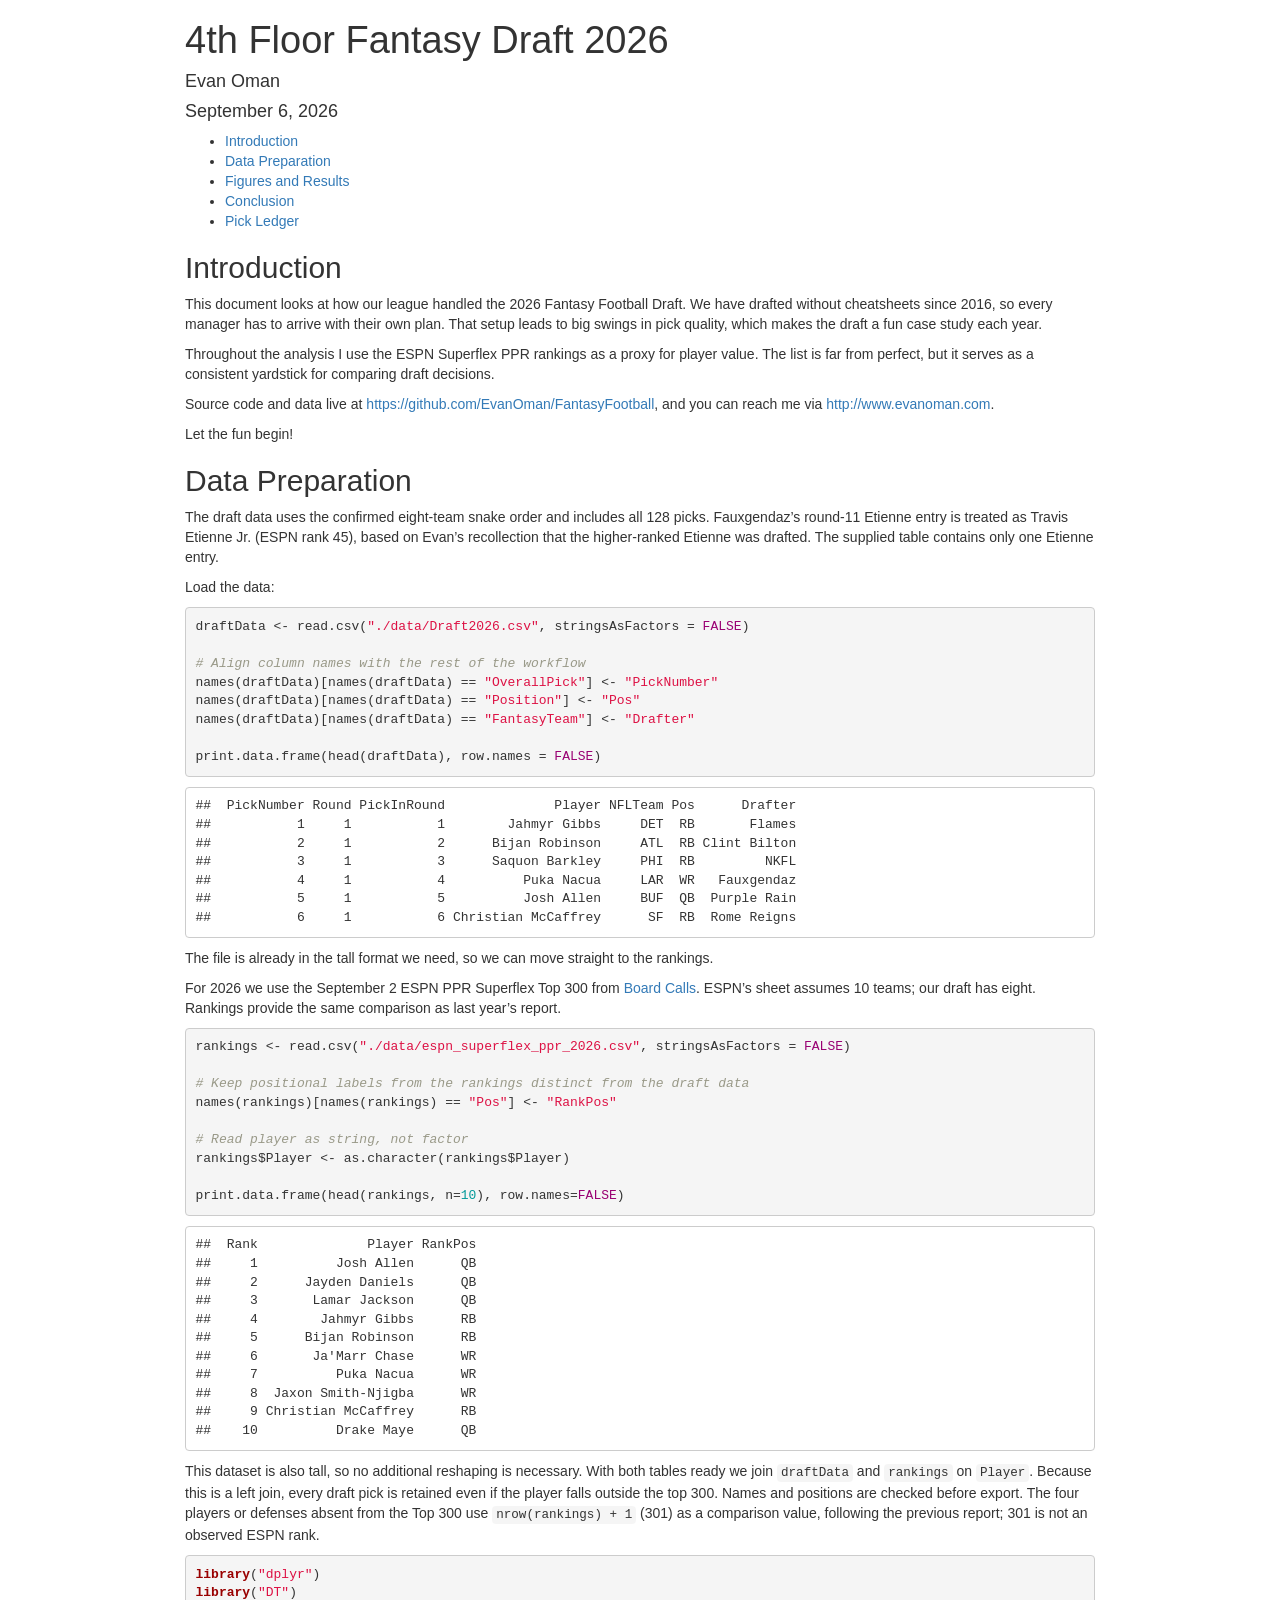
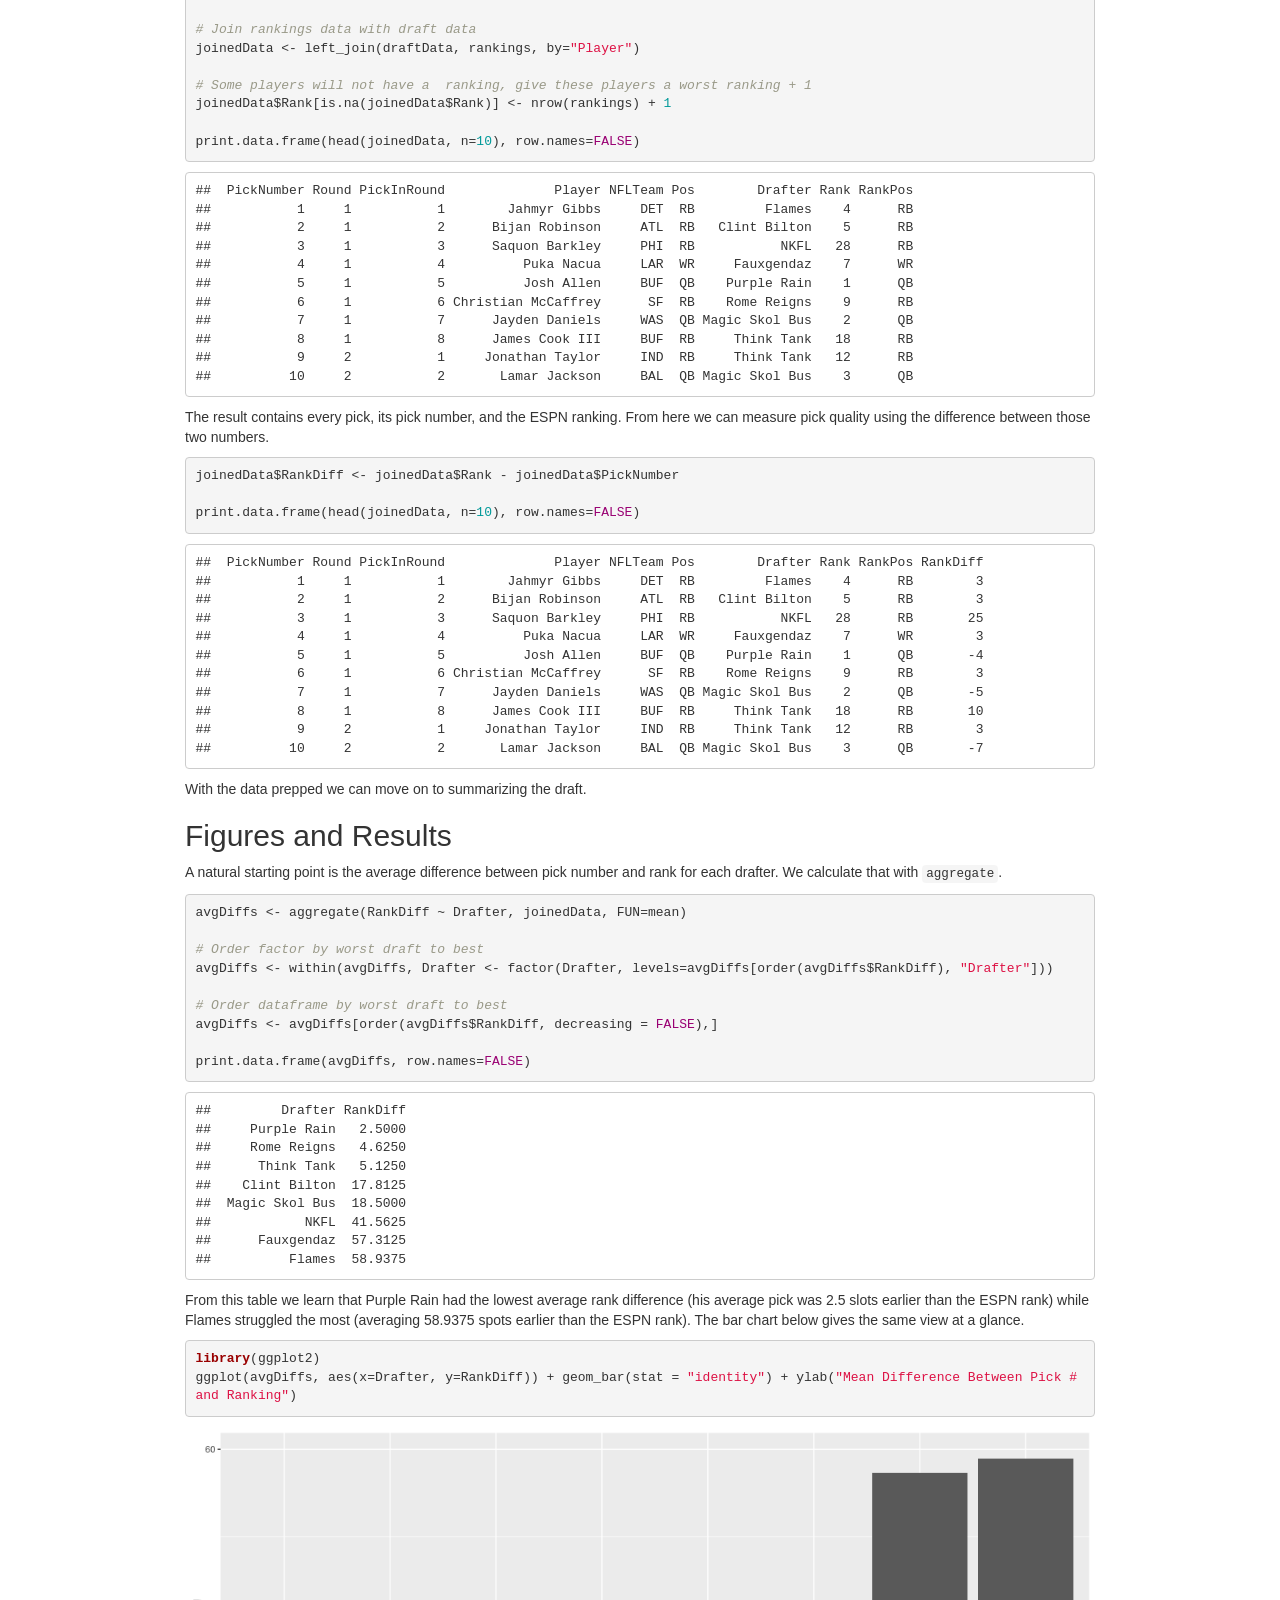
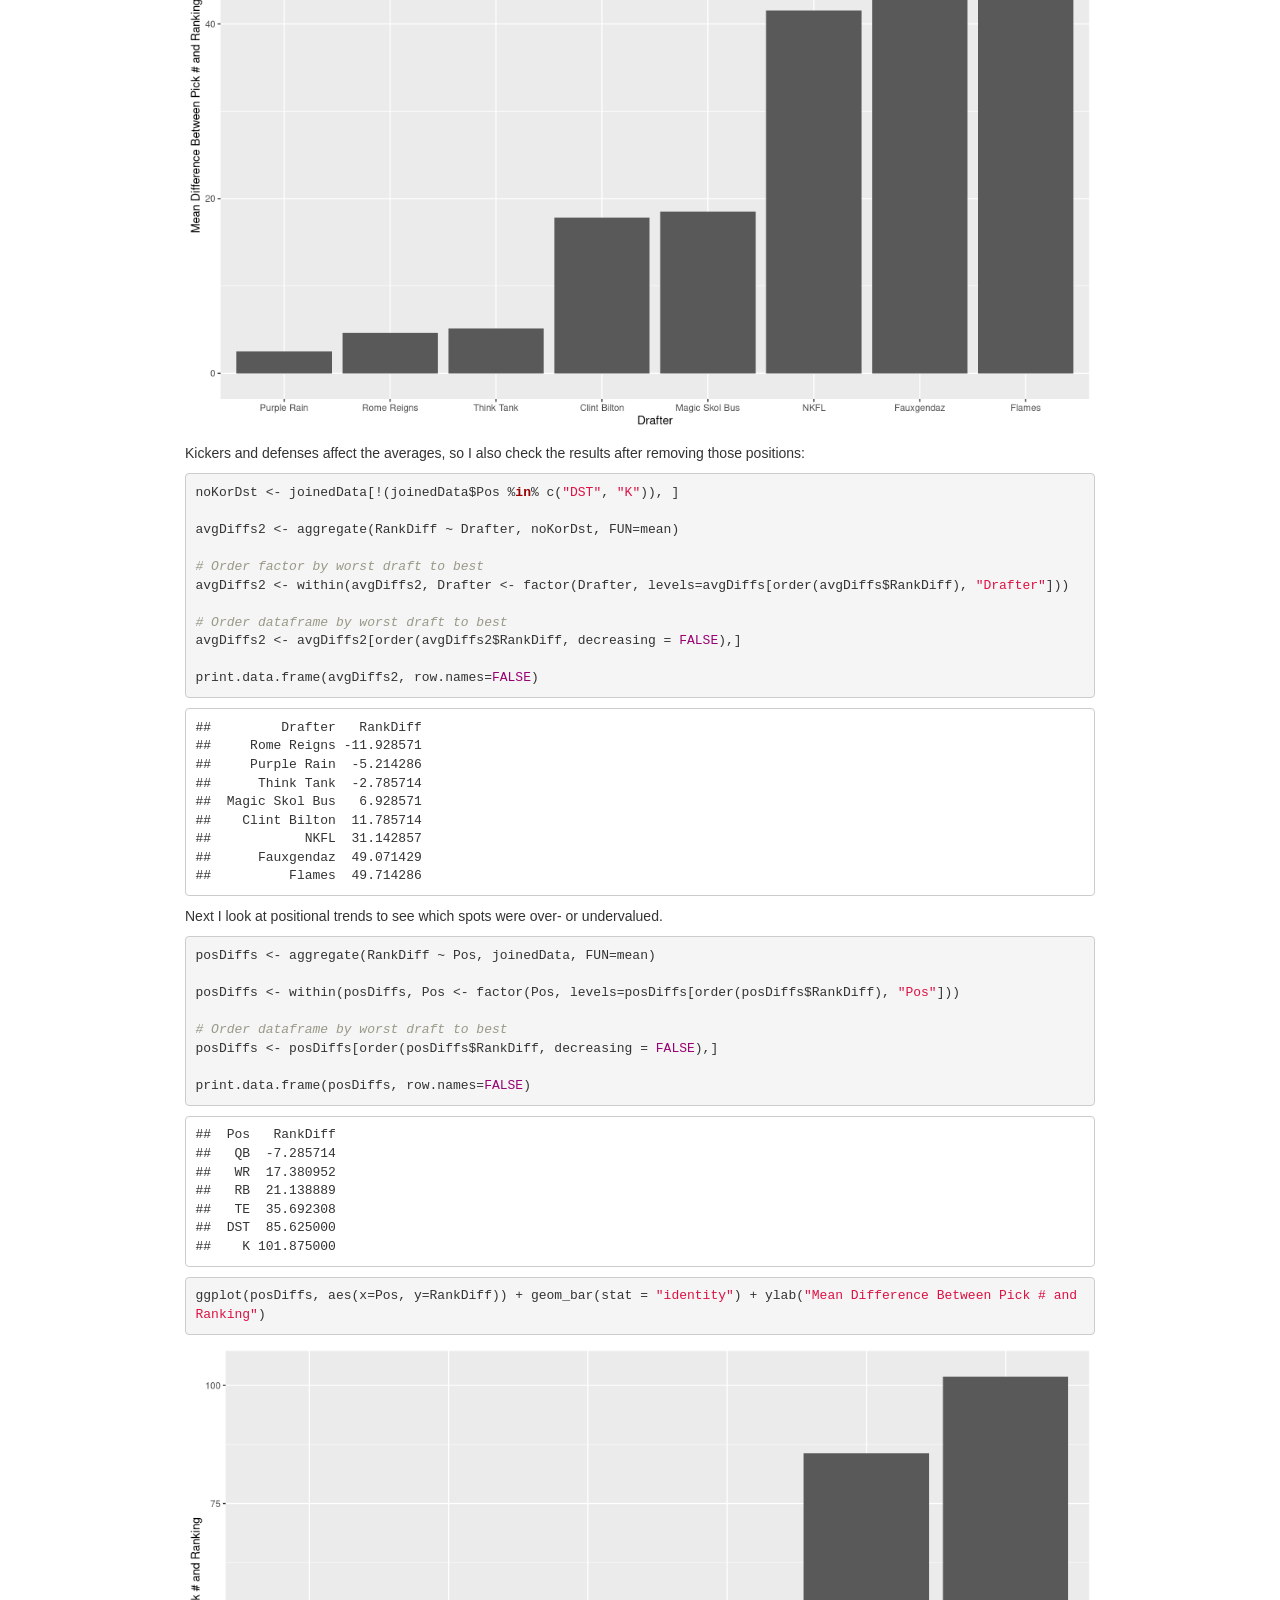
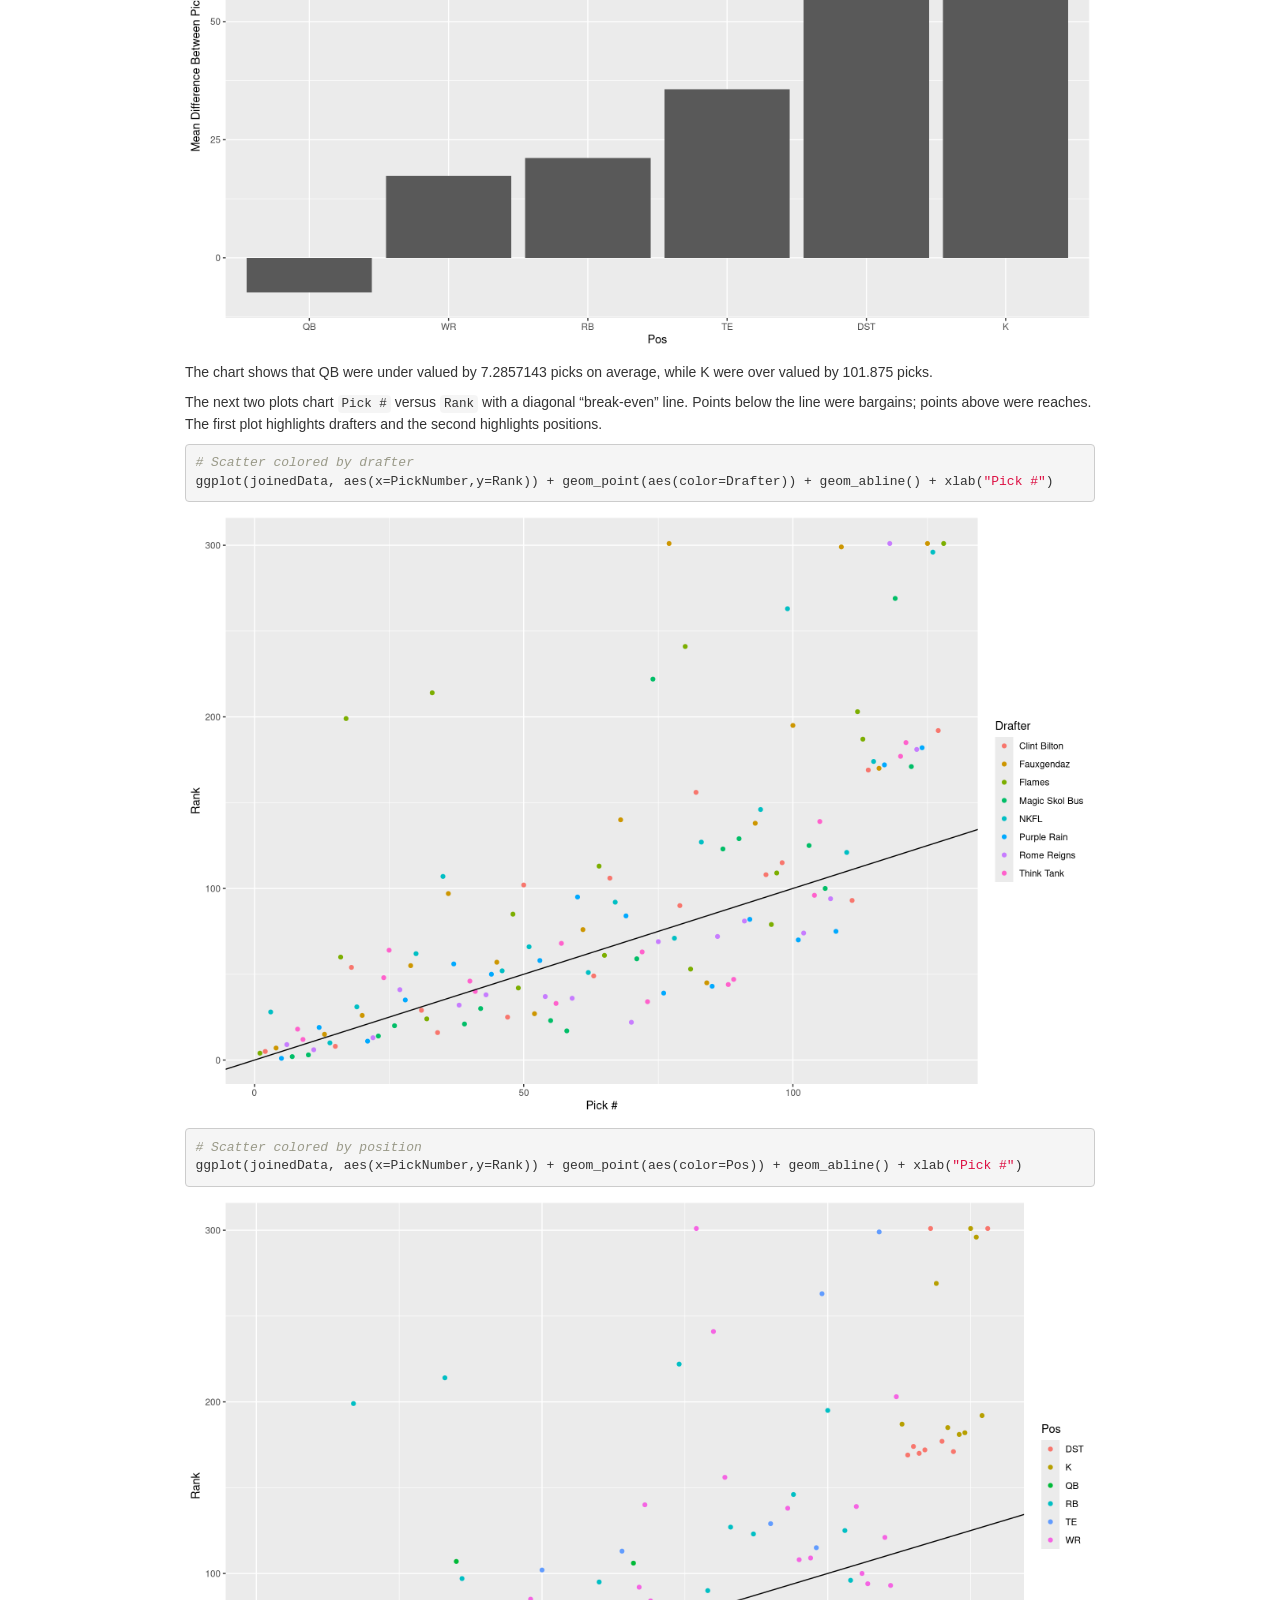
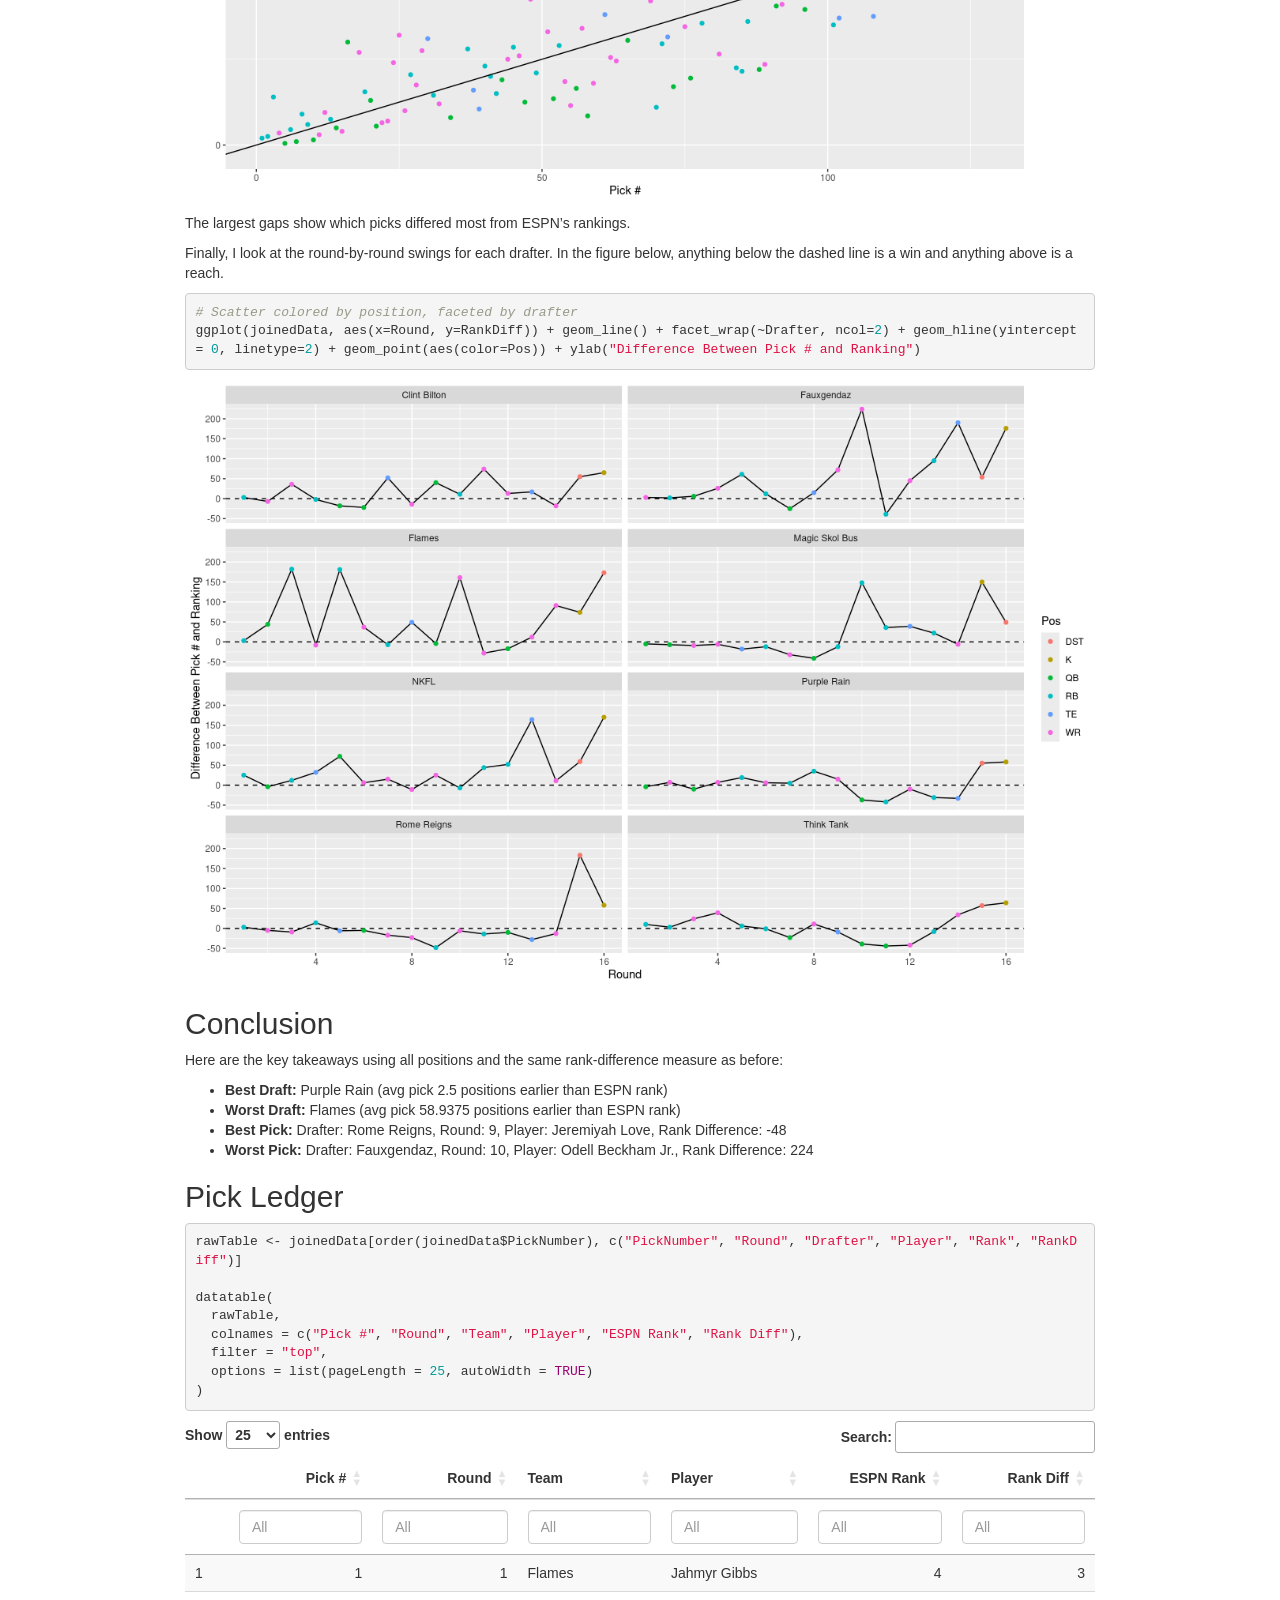
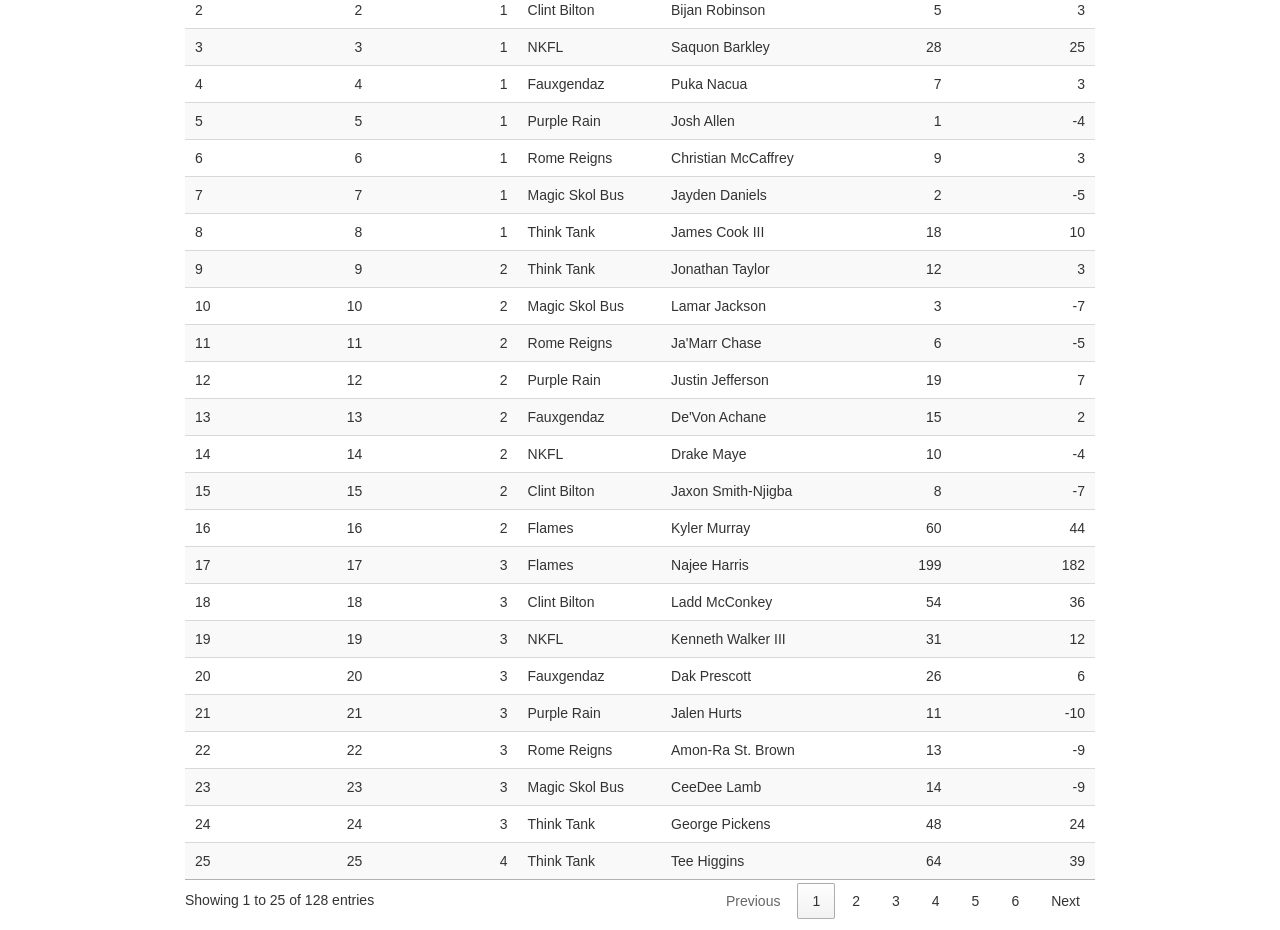
<file: index.html>
<!DOCTYPE html>
<html>
    <head>
       <meta charset="utf-8" />
       <title>Fantasy Football Draft Analysis</title>
       <meta http-equiv="refresh" content="0; url=2026/Draft/" />
    </head>
    <body>
        <p><a href="2026/Draft/">Read the 2026 draft analysis</a>.</p>
        <p>Previous reports: <a href="2025/Draft/">2025</a>, <a href="2022/Draft/">2022</a>, <a href="2020/Draft/">2020</a>.</p>
    </body>
</html>
</file>
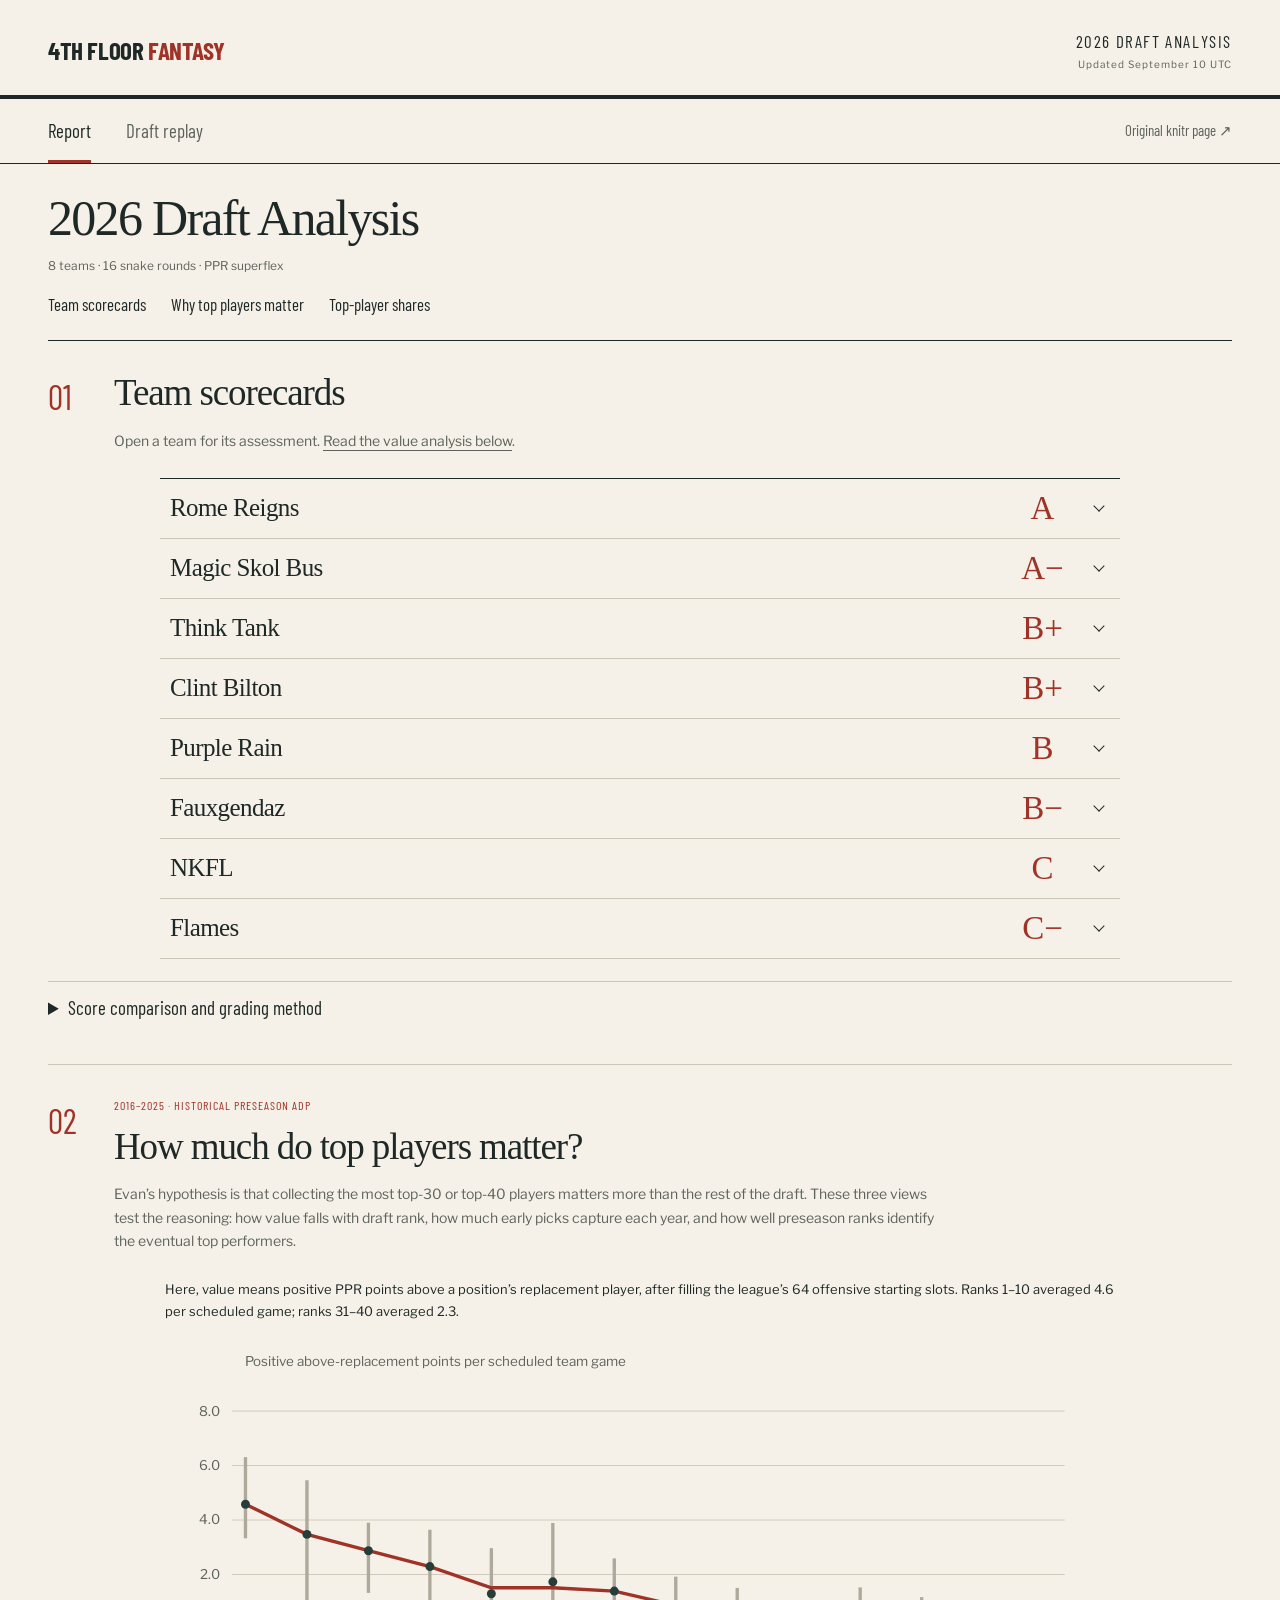
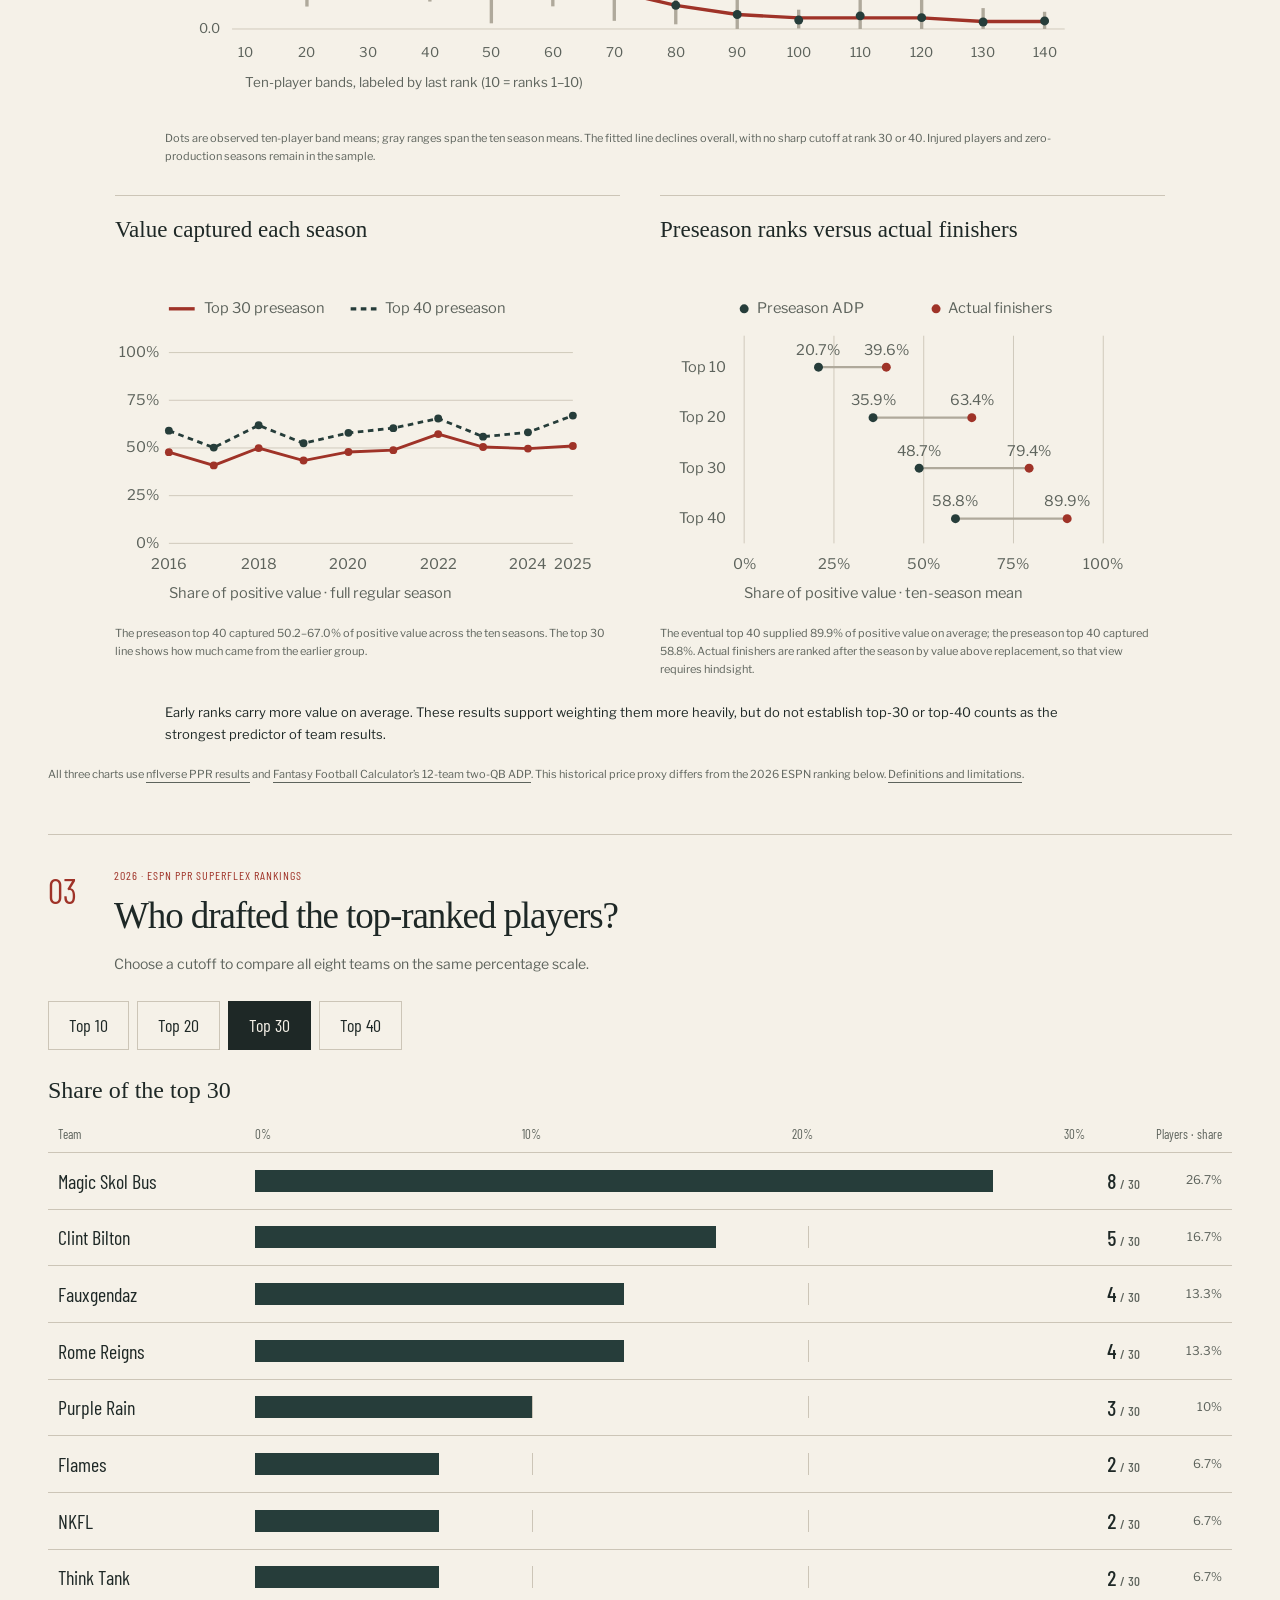
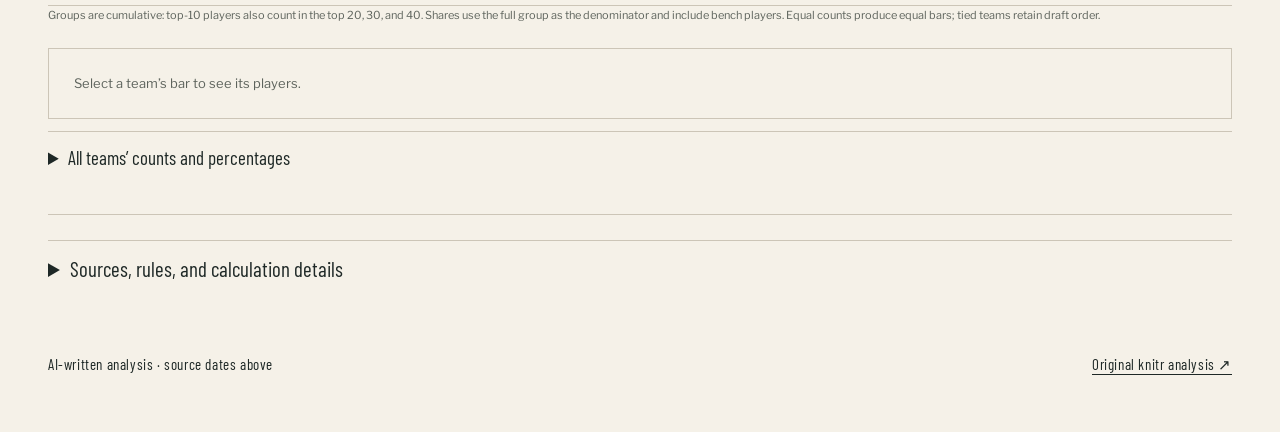
<file: 2026/Report/index.html>
<!doctype html><html lang="en"><head><meta charset="utf-8"><meta name="viewport" content="width=device-width,initial-scale=1"><meta name="description" content="2026 draft grades and team assessments, historical evidence for top-player value, and interactive draft comparisons."><title>2026 Draft Analysis · 4th Floor Fantasy</title><link rel="stylesheet" href="style.css"><link rel="stylesheet" href="report.css"></head>
  <body><a class="skip-link" href="#main">Skip to report</a><header class="masthead"><a href="../Draft/" class="wordmark">4TH FLOOR <span>FANTASY</span></a><div>2026 DRAFT ANALYSIS<span class="edition">Updated September 10 UTC</span></div></header>
  <nav class="tabs" aria-label="Report sections"><div class="tab-buttons" role="tablist" aria-label="Draft analysis"><button id="tab-report" role="tab" aria-controls="report" aria-selected="true" class="active">Report</button><button id="tab-lab" role="tab" aria-controls="lab" aria-selected="false" tabindex="-1">Draft replay</button></div><a href="../Draft/" class="archive-link">Original knitr page ↗</a></nav>
  <main id="main"><section id="report" role="tabpanel" aria-labelledby="tab-report">
  <div class="report-intro"><h1>2026 Draft Analysis</h1><p>8 teams · 16 snake rounds · PPR superflex</p><nav class="report-jump" aria-label="Report contents"><a href="#team-reports">Team scorecards</a><a href="#value-curve">Why top players matter</a><a href="#rank-shares">Top-player shares</a></nav></div>

  <section class="report-section" id="team-reports"><div class="section-heading"><p class="section-number">01</p><div><h2>Team scorecards</h2><p>Open a team for its assessment. <a href="#value-curve">Read the value analysis below</a>.</p></div></div>
  <div class="scorecard-list"><details class="team-report" id="team-rome-reigns"><summary class="team-heading"><span class="team-name">Rome Reigns</span><span class="grade" aria-label="Grade A">A</span><span class="scorecard-arrow" aria-hidden="true"></span></summary><div class="scorecard-body">
    <dl class="scorecard-stats"><div><dt>Projected offense / 17</dt><dd>136.8</dd></div><div><dt>Curve surplus</dt><dd class="scorecard-curve">+5.7</dd></div><div><dt>Combined index</dt><dd>97.1</dd></div></dl>
    <div class="team-copy"><p>Rome gets my top grade. Chase and St. Brown give this roster two of ESPN’s top four receivers, while McCaffrey, Love, and Hampton can fill both RB slots and FLEX. Clay’s projection-based lineup leads the league. Olave and Nabers are still on the bench in that comparison, which is an unusually useful problem to have.</p><p>Love at pick 70 is the clearest bargain in the draft: ESPN ranked him 22nd. His projected 65 catches also explain why he belongs in this PPR lineup ahead of several more familiar names. Bowers gives Rome the TE2 without spending a top-30 pick. The weakness is quarterback. Williams and Mayfield rank QB13 and QB20, and both have a Week 10 bye.</p><p>McCaffrey’s availability deserves attention, and Nabers is returning from a major injury. The roster can rearrange itself if either misses time, but losing both would be a different test. My first move would be to plan the Week 10 quarterback cover. A spare receiver cannot fill the mandatory QB slot.</p><p class="action"><span>Next move</span>Check the undrafted QB pool before Week 10. Keep Hampton as usable RB cover; he is doing more here than an expendable bench player.</p></div>
    <details class="roster-details"><summary>Roster and availability notes</summary><div class="scorecard-details"><div><div class="table-scroll"><table class="lineup"><caption>Projected starting lineup · eight offensive slots plus K and D/ST</caption><thead><tr><th>Slot</th><th>Player</th><th>ESPN tier</th><th>Pts / 17</th></tr></thead><tbody><tr><th>QB</th><td>Caleb Williams</td><td>QB13</td><td>16.5</td></tr><tr><th>RB1</th><td>Christian McCaffrey</td><td>RB3</td><td>20.1</td></tr><tr><th>RB2</th><td>Jeremiyah Love</td><td>RB7</td><td>16.2</td></tr><tr><th>WR1</th><td>Ja&#39;Marr Chase</td><td>WR1</td><td>19.8</td></tr><tr><th>WR2</th><td>Amon-Ra St. Brown</td><td>WR4</td><td>19.1</td></tr><tr><th>TE</th><td>Brock Bowers</td><td>TE2</td><td>14.2</td></tr><tr><th>FLEX</th><td>Omarion Hampton</td><td>RB13</td><td>15.4</td></tr><tr><th>SF</th><td>Baker Mayfield</td><td>QB20</td><td>15.5</td></tr><tr><th>K</th><td>Brandon Aubrey</td><td>K1</td><td>—</td></tr><tr><th>D/ST</th><td>Vikings D/ST</td><td>Not in Top 300</td><td>—</td></tr></tbody></table></div><p class="small">Offensive bench: Malik Nabers, Chris Olave, Luther Burden III, Jadarian Price, Kyle Pitts Sr., Brian Thomas Jr..</p><p class="small">K/D/ST are included in the roster. Their points are not modeled by this projection source.</p></div><div><p class="small">Rankings: September 2. Projections and availability: September 7.</p><p class="small"><strong>Christian McCaffrey · Monitor.</strong> Missed the media-open portion of practice. No official injury designation was supplied in that report; do not infer a diagnosis or a missed game. <a href="https://www.nbcbayarea.com/news/sports/nfl/san-francisco-49ers/nick-bosa-christian-mccaffrey-injuries-practice/4138844/">2026-09-06</a></p><p class="small"><strong>Malik Nabers · Recovery.</strong> Returned to limited team reps after ACL surgery. That August checkpoint did not settle Week 1 availability; Clay still models 17 games. <a href="https://amp.nfl.com/news/giants-wr-malik-nabers-felt-soul-come-back-to-life-after-participating-in-team-drills">2026-08-17</a></p><p class="small"><strong>Ja&#39;Marr Chase · Monitor.</strong> Limited with a knee issue in the September 1 update. The coach expressed optimism; this report does not assign missed games. <a href="https://amp.nfl.com/news/nfl-news-roundup-latest-league-updates-from-tuesday-sept-1">2026-09-01</a></p><p class="small"><a href="https://g.espncdn.com/s/ffldraftkit/26/NFL26_CS_Super.pdf?adddata=2026CS_Super">ESPN PPR superflex Top 300</a>; <a href="https://g.espncdn.com/s/ffldraftkit/26/NFLDK2026_CS_ClayProjections2026.pdf">Mike Clay’s 2026 projection guide</a>.</p></div></div></details></div></details><details class="team-report" id="team-magic-skol-bus"><summary class="team-heading"><span class="team-name">Magic Skol Bus</span><span class="grade" aria-label="Grade A−">A−</span><span class="scorecard-arrow" aria-hidden="true"></span></summary><div class="scorecard-body">
    <dl class="scorecard-stats"><div><dt>Projected offense / 17</dt><dd>128.9</dd></div><div><dt>Curve surplus</dt><dd class="scorecard-curve">+6.2</dd></div><div><dt>Combined index</dt><dd>82.9</dd></div></dl>
    <div class="team-copy"><p>Daniels and Jackson at picks seven and 10 were gifts against a superflex board that ranked them second and third overall. Add Lamb, London, McBride, and Rice, and Magic has the strongest ESPN salary-value starting lineup. Clay’s points-based lineup puts Rome ahead, so the two ESPN views disagree about the favorite.</p><p>Dart at 58 was another bargain, but a third quarterback cannot start alongside two others. His immediate contribution is cover and a possible trade chip. Jeanty is the lead running back; Swift is the second. That pairing is playable, though it gives away ground to the deeper backfields. Jacobs and Pacheco should not be counted as ready-made early-season answers given their availability flags.</p><p>Rice’s knee history and the uncertain RB bench keep this from an unqualified A. Hockenson does provide TE cover, and Dart can replace either quarterback without forcing a non-QB into superflex. I would explore moving some of the quarterback surplus for an RB who can start immediately, with a price anchored to the superflex board.</p><p class="action"><span>Next move</span>Protect the Swift slot. Monangai is the most straightforward rostered alternative while the Jacobs and Pacheco situations remain unresolved.</p></div>
    <details class="roster-details"><summary>Roster and availability notes</summary><div class="scorecard-details"><div><div class="table-scroll"><table class="lineup"><caption>Projected starting lineup · eight offensive slots plus K and D/ST</caption><thead><tr><th>Slot</th><th>Player</th><th>ESPN tier</th><th>Pts / 17</th></tr></thead><tbody><tr><th>QB</th><td>Lamar Jackson</td><td>QB3</td><td>18.9</td></tr><tr><th>RB1</th><td>Ashton Jeanty</td><td>RB10</td><td>16.4</td></tr><tr><th>RB2</th><td>D&#39;Andre Swift</td><td>RB21</td><td>12.4</td></tr><tr><th>WR1</th><td>CeeDee Lamb</td><td>WR5</td><td>17.3</td></tr><tr><th>WR2</th><td>Drake London</td><td>WR7</td><td>15.8</td></tr><tr><th>TE</th><td>Trey McBride</td><td>TE1</td><td>14.2</td></tr><tr><th>FLEX</th><td>Rashee Rice</td><td>WR8</td><td>15.2</td></tr><tr><th>SF</th><td>Jayden Daniels</td><td>QB2</td><td>18.6</td></tr><tr><th>K</th><td>Evan McPherson</td><td>K15</td><td>—</td></tr><tr><th>D/ST</th><td>Steelers D/ST</td><td>D/ST3</td><td>—</td></tr></tbody></table></div><p class="small">Offensive bench: Jaxson Dart, Isiah Pacheco, Josh Jacobs, T.J. Hockenson, Kyle Monangai, Jakobi Meyers.</p><p class="small">K/D/ST are included in the roster. Their points are not modeled by this projection source.</p></div><div><p class="small">Rankings: September 2. Projections and availability: September 7.</p><p class="small"><strong>Rashee Rice · Recovery.</strong> Cleared for camp following a knee procedure. His 2025 suspension is not carried into the 2026 calculations. <a href="https://chiefsdigest.com/chiefs-camp-notebook-rashee-rice-cleared-to-play-more-takeaways-from-andy-reid/">2026-07-25</a></p><p class="small"><strong>Josh Jacobs · Unavailable.</strong> On the Commissioner’s Exempt List. A return date is uncertain; Clay models 11 games, not guaranteed availability. <a href="https://amp.nfl.com/news/nfl-places-packers-rb-josh-jacobs-commissioner-exempt-list">2026-08-30</a></p><p class="small"><strong>Isiah Pacheco · Unavailable.</strong> Placed on injured reserve. Clay models 12 games; that is an estimate rather than a confirmed return schedule. <a href="https://amp.nfl.com/news/nfl-news-roundup-latest-league-updates-from-tuesday-sept-1">2026-09-01</a></p><p class="small"><a href="https://g.espncdn.com/s/ffldraftkit/26/NFL26_CS_Super.pdf?adddata=2026CS_Super">ESPN PPR superflex Top 300</a>; <a href="https://g.espncdn.com/s/ffldraftkit/26/NFLDK2026_CS_ClayProjections2026.pdf">Mike Clay’s 2026 projection guide</a>.</p></div></div></details></div></details><details class="team-report" id="team-think-tank"><summary class="team-heading"><span class="team-name">Think Tank</span><span class="grade" aria-label="Grade B+">B+</span><span class="scorecard-arrow" aria-hidden="true"></span></summary><div class="scorecard-body">
    <dl class="scorecard-stats"><div><dt>Projected offense / 17</dt><dd>126.5</dd></div><div><dt>Curve surplus</dt><dd class="scorecard-curve">-0.1</dd></div><div><dt>Combined index</dt><dd>61.4</dd></div></dl>
    <div class="team-copy"><p>Taylor and Cook start at RB, Brown wins FLEX, and Kyren Williams becomes genuine injury cover. Four running backs this high on the board are useful because three can play every week. Wilson at pick 89 also changes the receiver picture: he belongs in the starting lineup ahead of Higgins and Moore in the projection comparison.</p><p>Waiting until round seven for a quarterback could have gone badly in superflex. Purdy at 56, Stafford at 73, and Mahomes at 88 made it work. Their ESPN ranks were 33, 34, and 44. Mahomes is a third option here while returning from knee surgery, which is a much more forgiving role than asking him to carry the team.</p><p>Pickens and Higgins were expensive at 24 and 25, and Warren is the only tight end. Week 13 removes Taylor, Wilson, and Warren together. The bench absorbs the RB absence; the TE slot still requires a pickup. In an eight-team league, that is a manageable planning issue rather than a reason to hoard a mediocre second TE all season.</p><p class="action"><span>Next move</span>Preserve the RB flexibility. Plan a Week 13 tight-end pickup, and resist judging the quarterback group by where its first member was drafted.</p></div>
    <details class="roster-details"><summary>Roster and availability notes</summary><div class="scorecard-details"><div><div class="table-scroll"><table class="lineup"><caption>Projected starting lineup · eight offensive slots plus K and D/ST</caption><thead><tr><th>Slot</th><th>Player</th><th>ESPN tier</th><th>Pts / 17</th></tr></thead><tbody><tr><th>QB</th><td>Matthew Stafford</td><td>QB12</td><td>17.2</td></tr><tr><th>RB1</th><td>Jonathan Taylor</td><td>RB4</td><td>18.6</td></tr><tr><th>RB2</th><td>James Cook III</td><td>RB6</td><td>16.5</td></tr><tr><th>WR1</th><td>Garrett Wilson</td><td>WR13</td><td>14.7</td></tr><tr><th>WR2</th><td>George Pickens</td><td>WR14</td><td>14.1</td></tr><tr><th>TE</th><td>Tyler Warren</td><td>TE4</td><td>12.4</td></tr><tr><th>FLEX</th><td>Chase Brown</td><td>RB12</td><td>16.0</td></tr><tr><th>SF</th><td>Brock Purdy</td><td>QB11</td><td>17.1</td></tr><tr><th>K</th><td>Ka&#39;imi Fairbairn</td><td>K5</td><td>—</td></tr><tr><th>D/ST</th><td>Patriots D/ST</td><td>D/ST9</td><td>—</td></tr></tbody></table></div><p class="small">Offensive bench: Tee Higgins, Kyren Williams, DJ Moore, Patrick Mahomes, Kenny Gainwell, Chris Godwin Jr..</p><p class="small">K/D/ST are included in the roster. Their points are not modeled by this projection source.</p></div><div><p class="small">Rankings: September 2. Projections and availability: September 7.</p><p class="small"><strong>Patrick Mahomes · Recovery.</strong> Cleared for camp after knee surgery and reported progress. The report uses Clay’s 17-game estimate, with no extra automatic penalty. <a href="https://amp.nfl.com/news/chiefs-qb-patrick-mahomes-knee-feels-great-i-forget-about-it-sometimes">2026-08-09</a></p><p class="small"><strong>Tee Higgins · Monitor.</strong> Reported heel contusion. The September 1 update described no major Week 1 concern; check later practice reports. <a href="https://amp.nfl.com/news/nfl-news-roundup-latest-league-updates-from-tuesday-sept-1">2026-09-01</a></p><p class="small"><a href="https://g.espncdn.com/s/ffldraftkit/26/NFL26_CS_Super.pdf?adddata=2026CS_Super">ESPN PPR superflex Top 300</a>; <a href="https://g.espncdn.com/s/ffldraftkit/26/NFLDK2026_CS_ClayProjections2026.pdf">Mike Clay’s 2026 projection guide</a>.</p></div></div></details></div></details><details class="team-report" id="team-clint-bilton"><summary class="team-heading"><span class="team-name">Clint Bilton</span><span class="grade" aria-label="Grade B+">B+</span><span class="scorecard-arrow" aria-hidden="true"></span></summary><div class="scorecard-body">
    <dl class="scorecard-stats"><div><dt>Projected offense / 17</dt><dd>128.3</dd></div><div><dt>Curve surplus</dt><dd class="scorecard-curve">-1.1</dd></div><div><dt>Combined index</dt><dd>58.6</dd></div></dl>
    <div class="team-copy"><p>Clint took McConkey and Kraft well ahead of ESPN’s ranks, yet still assembled the third-best projected starting lineup. Robinson and Henry are a strong RB pair. Smith-Njigba and Flowers start at receiver, leaving McConkey available for FLEX. Burrow at 34 and Lawrence at 47 repaired much of the draft-value damage.</p><p>Henry’s PPR profile differs from Robinson’s. Clay projects 21 catches for Henry and 76 for Robinson, so Henry relies more heavily on rushing production and touchdowns. That is a scoring-profile distinction, not a prediction that he will fail. Henderson is the third RB, and the drop from either starter is meaningful.</p><p>Week 11 is the scheduling problem. Robinson, Smith-Njigba, Kraft, Henderson, and Golden are all off. Losing both Robinson and his main RB replacement together exposes a hole that the roster’s total projected points would hide. Andrews covers tight end, but Clint still needs an RB plan.</p><p class="action"><span>Next move</span>Find Week 11 RB cover. Treat the McConkey and Kraft prices as sunk costs; they can still help the lineup now.</p></div>
    <details class="roster-details"><summary>Roster and availability notes</summary><div class="scorecard-details"><div><div class="table-scroll"><table class="lineup"><caption>Projected starting lineup · eight offensive slots plus K and D/ST</caption><thead><tr><th>Slot</th><th>Player</th><th>ESPN tier</th><th>Pts / 17</th></tr></thead><tbody><tr><th>QB</th><td>Joe Burrow</td><td>QB6</td><td>17.9</td></tr><tr><th>RB1</th><td>Bijan Robinson</td><td>RB2</td><td>20.7</td></tr><tr><th>RB2</th><td>Derrick Henry</td><td>RB9</td><td>16.4</td></tr><tr><th>WR1</th><td>Jaxon Smith-Njigba</td><td>WR3</td><td>19.2</td></tr><tr><th>WR2</th><td>Zay Flowers</td><td>WR15</td><td>14.0</td></tr><tr><th>TE</th><td>Tucker Kraft</td><td>TE9</td><td>10.1</td></tr><tr><th>FLEX</th><td>Ladd McConkey</td><td>WR20</td><td>13.0</td></tr><tr><th>SF</th><td>Trevor Lawrence</td><td>QB8</td><td>17.0</td></tr><tr><th>K</th><td>Will Reichard</td><td>K12</td><td>—</td></tr><tr><th>D/ST</th><td>Texans D/ST</td><td>D/ST1</td><td>—</td></tr></tbody></table></div><p class="small">Offensive bench: C.J. Stroud, TreVeyon Henderson, Travis Hunter, Jordan Addison, Mark Andrews, Matthew Golden.</p><p class="small">K/D/ST are included in the roster. Their points are not modeled by this projection source.</p></div><div><p class="small">Rankings: September 2. Projections and availability: September 7.</p><p class="small">No specific injury claim is made for this roster. Missing notes do not certify health.</p><p class="small"><a href="https://g.espncdn.com/s/ffldraftkit/26/NFL26_CS_Super.pdf?adddata=2026CS_Super">ESPN PPR superflex Top 300</a>; <a href="https://g.espncdn.com/s/ffldraftkit/26/NFLDK2026_CS_ClayProjections2026.pdf">Mike Clay’s 2026 projection guide</a>.</p></div></div></details></div></details><details class="team-report" id="team-purple-rain"><summary class="team-heading"><span class="team-name">Purple Rain</span><span class="grade" aria-label="Grade B">B</span><span class="scorecard-arrow" aria-hidden="true"></span></summary><div class="scorecard-body">
    <dl class="scorecard-stats"><div><dt>Projected offense / 17</dt><dd>126.1</dd></div><div><dt>Curve surplus</dt><dd class="scorecard-curve">+1.1</dd></div><div><dt>Combined index</dt><dd>48.6</dd></div></dl>
    <div class="team-copy"><p>Allen and Hurts are a major superflex advantage. Jefferson and Brown give Purple a credible receiver pair, and Herbert at 76 supplies strong quarterback cover. The old all-position rank-difference chart puts this draft first. Once we require a legal lineup and use Clay’s points, Purple falls into the middle of the league.</p><p>Williams at pick 85 is the pick that makes the backfield work. He was ESPN’s RB15 and ranks ahead of Judkins, Irving, Pollard, and Tuten on that board. Judkins fills RB2 in the projection-based lineup, while McMillan takes FLEX. There is depth, but the team’s top RB pair is weaker than the Taylor/Cook and Robinson/Henry combinations.</p><p>Fannin at 108 is efficient access to ESPN’s TE6. He is also the only tight end. Week 11 takes away Fannin, Brown, and Judkins, so this roster needs coverage at more than one spot. Herbert’s value is partly insurance for Allen and Hurts; his full season projection should not be added to theirs as if three QBs could start.</p><p class="action"><span>Next move</span>Look for an RB upgrade if a fair trade exists. Tuten and Irving provide options, but neither automatically becomes a high-end RB1 because this roster needs one.</p></div>
    <details class="roster-details"><summary>Roster and availability notes</summary><div class="scorecard-details"><div><div class="table-scroll"><table class="lineup"><caption>Projected starting lineup · eight offensive slots plus K and D/ST</caption><thead><tr><th>Slot</th><th>Player</th><th>ESPN tier</th><th>Pts / 17</th></tr></thead><tbody><tr><th>QB</th><td>Josh Allen</td><td>QB1</td><td>21.8</td></tr><tr><th>RB1</th><td>Javonte Williams</td><td>RB15</td><td>15.2</td></tr><tr><th>RB2</th><td>Quinshon Judkins</td><td>RB18</td><td>13.4</td></tr><tr><th>WR1</th><td>Justin Jefferson</td><td>WR6</td><td>17.3</td></tr><tr><th>WR2</th><td>A.J. Brown</td><td>WR10</td><td>14.6</td></tr><tr><th>TE</th><td>Harold Fannin Jr.</td><td>TE6</td><td>11.1</td></tr><tr><th>FLEX</th><td>Tetairoa McMillan</td><td>WR16</td><td>13.9</td></tr><tr><th>SF</th><td>Jalen Hurts</td><td>QB5</td><td>18.8</td></tr><tr><th>K</th><td>Cameron Dicker</td><td>K2</td><td>—</td></tr><tr><th>D/ST</th><td>Seahawks D/ST</td><td>D/ST4</td><td>—</td></tr></tbody></table></div><p class="small">Offensive bench: Bucky Irving, Tony Pollard, Marvin Harrison Jr., Justin Herbert, Courtland Sutton, Bhayshul Tuten.</p><p class="small">K/D/ST are included in the roster. Their points are not modeled by this projection source.</p></div><div><p class="small">Rankings: September 2. Projections and availability: September 7.</p><p class="small">No specific injury claim is made for this roster. Missing notes do not certify health.</p><p class="small"><a href="https://g.espncdn.com/s/ffldraftkit/26/NFL26_CS_Super.pdf?adddata=2026CS_Super">ESPN PPR superflex Top 300</a>; <a href="https://g.espncdn.com/s/ffldraftkit/26/NFLDK2026_CS_ClayProjections2026.pdf">Mike Clay’s 2026 projection guide</a>.</p></div></div></details></div></details><details class="team-report" id="team-fauxgendaz"><summary class="team-heading"><span class="team-name">Fauxgendaz</span><span class="grade" aria-label="Grade B−">B−</span><span class="scorecard-arrow" aria-hidden="true"></span></summary><div class="scorecard-body">
    <dl class="scorecard-stats"><div><dt>Projected offense / 17</dt><dd>124.1</dd></div><div><dt>Curve surplus</dt><dd class="scorecard-curve">-4.4</dd></div><div><dt>Combined index</dt><dd>25.7</dd></div></dl>
    <div class="team-copy"><p>Treating the round-11 selection as Travis Etienne Jr. changes this team substantially. ESPN ranked him RB16 and 45th overall; he was selected at 84. He joins Achane at RB, moves Skattebo into FLEX, and pushes Hubbard to the bench. Nix and Prescott form a solid quarterback pair without needing an early-round QB investment.</p><p>Puka anchors the receivers, but McLaurin is the only other receiver above ESPN’s WR50 line. Samuel, Lemon, and Beckham offer much less support in Clay’s projections. Beckham’s absence from the Top 300 is not a license to invent a precise rank for him. His separate projection exists, and it is too small to solve the depth problem.</p><p>The roster is sixth in projected starting offense, far closer to the middle than its ugly old rank-difference score suggests. The late reaches mainly hurt flexibility. Skattebo’s recovery and Puka’s availability warrant checks, while two QBs with different byes give Faux a cleaner schedule than Rome or NKFL. A third QB or receiver upgrade would still help.</p><p class="action"><span>Next move</span>Prioritize receiver cover. Keep the Etienne correction flagged until a league draft export confirms the name; the supplied table contained only one Etienne.</p></div>
    <details class="roster-details"><summary>Roster and availability notes</summary><div class="scorecard-details"><div><div class="table-scroll"><table class="lineup"><caption>Projected starting lineup · eight offensive slots plus K and D/ST</caption><thead><tr><th>Slot</th><th>Player</th><th>ESPN tier</th><th>Pts / 17</th></tr></thead><tbody><tr><th>QB</th><td>Bo Nix</td><td>QB10</td><td>17.4</td></tr><tr><th>RB1</th><td>De&#39;Von Achane</td><td>RB5</td><td>17.2</td></tr><tr><th>RB2</th><td>Travis Etienne Jr.</td><td>RB16</td><td>14.5</td></tr><tr><th>WR1</th><td>Puka Nacua</td><td>WR2</td><td>20.8</td></tr><tr><th>WR2</th><td>Terry McLaurin</td><td>WR21</td><td>12.8</td></tr><tr><th>TE</th><td>Sam LaPorta</td><td>TE7</td><td>11.1</td></tr><tr><th>FLEX</th><td>Cam Skattebo</td><td>RB19</td><td>13.4</td></tr><tr><th>SF</th><td>Dak Prescott</td><td>QB9</td><td>16.8</td></tr><tr><th>K</th><td>Tyler Bass</td><td>Not in Top 300</td><td>—</td></tr><tr><th>D/ST</th><td>Broncos D/ST</td><td>D/ST2</td><td>—</td></tr></tbody></table></div><p class="small">Offensive bench: Chuba Hubbard, Deebo Samuel Sr., Odell Beckham Jr., Makai Lemon, Tank Bigsby, David Njoku.</p><p class="small">K/D/ST are included in the roster. Their points are not modeled by this projection source.</p></div><div><p class="small">Rankings: September 2. Projections and availability: September 7.</p><p class="small"><strong>Cam Skattebo · Recovery.</strong> Described himself as ready to return after last season’s leg injury. Recovery history warrants monitoring; it does not establish a new injury probability. <a href="https://amp.nfl.com/news/cam-skattebo-back-from-injury-ready-to-give-giants-fans-more-moments-in-2026">2026-09-03</a></p><p class="small"><strong>Puka Nacua · Monitor.</strong> McVay expected him to play Week 1. The report also mentioned camp soreness and a pending league review; no suspension is assumed here. <a href="https://amp.nfl.com/news/rams-hc-sean-mcvay-expects-wr-puka-nacua-ol-alaric-jackson-to-play-in-week-1-vs-49ers">2026-09-06</a></p><p class="small"><strong>Tyler Bass · Roster check.</strong> Buffalo described him as healthy on its initial roster. Missing from the frozen Top 300 does not mean unavailable or unsigned. <a href="https://www.buffalobills.com/news/crafting-the-53-what-we-learned-about-the-buffalo-bills-initial-roster">2026-08-31</a></p><p class="small"><a href="https://g.espncdn.com/s/ffldraftkit/26/NFL26_CS_Super.pdf?adddata=2026CS_Super">ESPN PPR superflex Top 300</a>; <a href="https://g.espncdn.com/s/ffldraftkit/26/NFLDK2026_CS_ClayProjections2026.pdf">Mike Clay’s 2026 projection guide</a>.</p></div></div></details></div></details><details class="team-report" id="team-nkfl"><summary class="team-heading"><span class="team-name">NKFL</span><span class="grade" aria-label="Grade C">C</span><span class="scorecard-arrow" aria-hidden="true"></span></summary><div class="scorecard-body">
    <dl class="scorecard-stats"><div><dt>Projected offense / 17</dt><dd>117.4</dd></div><div><dt>Curve surplus</dt><dd class="scorecard-curve">-6.5</dd></div><div><dt>Combined index</dt><dd>17.1</dd></div></dl>
    <div class="team-copy"><p>Barkley and Walker are a workable RB pair, and Maye is ESPN’s QB4. The problem is what NKFL paid around them. Barkley went third against a rank of 28; Loveland went 30th against 62; Darnold went 35th against 107. Smith and Egbuka start at receiver, with Odunze at FLEX. NKFL finishes last in the projected starting-offense comparison.</p><p>Montgomery at 78 was a useful correction. He was ESPN’s RB23 and supplies a clearer reserve role than simply collecting speculative names. Jones adds another option. Charbonnet’s season-opening PUP status means his projected return value should be separated from his ability to cover a September absence.</p><p>Maye and Darnold both have Week 11 off, and there is no third QB. A non-QB can cover superflex, but the mandatory quarterback slot remains empty until NKFL adds someone. That is a concrete fix. The broader issue is finding a receiver who can improve the lineup instead of adding another similarly ranked bench piece.</p><p class="action"><span>Next move</span>Find a Week 11 quarterback and investigate the undrafted receivers. The draft snapshot still includes useful alternatives; check current league availability before acting.</p></div>
    <details class="roster-details"><summary>Roster and availability notes</summary><div class="scorecard-details"><div><div class="table-scroll"><table class="lineup"><caption>Projected starting lineup · eight offensive slots plus K and D/ST</caption><thead><tr><th>Slot</th><th>Player</th><th>ESPN tier</th><th>Pts / 17</th></tr></thead><tbody><tr><th>QB</th><td>Drake Maye</td><td>QB4</td><td>18.8</td></tr><tr><th>RB1</th><td>Saquon Barkley</td><td>RB8</td><td>16.1</td></tr><tr><th>RB2</th><td>Kenneth Walker III</td><td>RB11</td><td>16.1</td></tr><tr><th>WR1</th><td>DeVonta Smith</td><td>WR17</td><td>14.1</td></tr><tr><th>WR2</th><td>Emeka Egbuka</td><td>WR18</td><td>13.5</td></tr><tr><th>TE</th><td>Colston Loveland</td><td>TE3</td><td>12.2</td></tr><tr><th>FLEX</th><td>Rome Odunze</td><td>WR24</td><td>12.5</td></tr><tr><th>SF</th><td>Sam Darnold</td><td>QB24</td><td>14.2</td></tr><tr><th>K</th><td>Trey Smack</td><td>K17</td><td>—</td></tr><tr><th>D/ST</th><td>Ravens D/ST</td><td>D/ST6</td><td>—</td></tr></tbody></table></div><p class="small">Offensive bench: Mike Evans, David Montgomery, Aaron Jones Sr., Zach Charbonnet, AJ Barner, Quentin Johnston.</p><p class="small">K/D/ST are included in the roster. Their points are not modeled by this projection source.</p></div><div><p class="small">Rankings: September 2. Projections and availability: September 7.</p><p class="small"><strong>Zach Charbonnet · Unavailable.</strong> Opens the season on PUP following an ACL injury. Clay’s 11-game projection already includes a reduced season. <a href="https://www.seahawks.com/news/a-position-by-position-look-at-the-seahawks-initial-2026-53-man-roster">2026-08-30</a></p><p class="small"><a href="https://g.espncdn.com/s/ffldraftkit/26/NFL26_CS_Super.pdf?adddata=2026CS_Super">ESPN PPR superflex Top 300</a>; <a href="https://g.espncdn.com/s/ffldraftkit/26/NFLDK2026_CS_ClayProjections2026.pdf">Mike Clay’s 2026 projection guide</a>.</p></div></div></details></div></details><details class="team-report" id="team-flames"><summary class="team-heading"><span class="team-name">Flames</span><span class="grade" aria-label="Grade C−">C−</span><span class="scorecard-arrow" aria-hidden="true"></span></summary><div class="scorecard-body">
    <dl class="scorecard-stats"><div><dt>Projected offense / 17</dt><dd>120.4</dd></div><div><dt>Curve surplus</dt><dd class="scorecard-curve">-7.8</dd></div><div><dt>Combined index</dt><dd>8.6</dd></div></dl>
    <div class="team-copy"><p>Gibbs, Collins, Hall, and Adams give Flames a viable starting core. Hall at 49 and Adams at 81 were good recoveries against the ESPN board. Clay’s starting-offense comparison puts this team ahead of NKFL. The draft was costly because Murray, Harris, and Wright went at 16, 17, and 33 against ESPN ranks of 60, 199, and 214.</p><p>Harris and Wright were the second and third RBs drafted by Flames, but they are not the team’s best RB2 and RB3 by expected production. Hall starts beside Gibbs. Clay projects Harris for 78 season points and Wright for 46, leaving a large drop if either starter is unavailable. That distinction between draft order and roster role is central to this grade.</p><p>Goff and Shough keep the quarterback room functional, though Murray and Goff share a Week 6 bye with Gibbs. Kelce is the only tight end. A receiver can replace another receiver here; replacing Gibbs with the current RB bench is much harder. The first repair should be a usable running back, followed by a plan for Kelce’s bye.</p><p class="action"><span>Next move</span>Check the available RBs before spending another roster spot on a speculative receiver. The starting lineup is recoverable; the depth needs work.</p></div>
    <details class="roster-details"><summary>Roster and availability notes</summary><div class="scorecard-details"><div><div class="table-scroll"><table class="lineup"><caption>Projected starting lineup · eight offensive slots plus K and D/ST</caption><thead><tr><th>Slot</th><th>Player</th><th>ESPN tier</th><th>Pts / 17</th></tr></thead><tbody><tr><th>QB</th><td>Kyler Murray</td><td>QB16</td><td>16.6</td></tr><tr><th>RB1</th><td>Jahmyr Gibbs</td><td>RB1</td><td>21.7</td></tr><tr><th>RB2</th><td>Breece Hall</td><td>RB14</td><td>16.1</td></tr><tr><th>WR1</th><td>Nico Collins</td><td>WR9</td><td>14.6</td></tr><tr><th>WR2</th><td>Davante Adams</td><td>WR19</td><td>13.6</td></tr><tr><th>TE</th><td>Travis Kelce</td><td>TE11</td><td>10.4</td></tr><tr><th>FLEX</th><td>DK Metcalf</td><td>WR32</td><td>11.5</td></tr><tr><th>SF</th><td>Jared Goff</td><td>QB18</td><td>15.8</td></tr><tr><th>K</th><td>Harrison Butker</td><td>K7</td><td>—</td></tr><tr><th>D/ST</th><td>Bears D/ST</td><td>Not in Top 300</td><td>—</td></tr></tbody></table></div><p class="small">Offensive bench: Najee Harris, Jaylen Wright, Tyler Shough, Cooper Kupp, De&#39;Zhaun Stribling, Dontayvion Wicks.</p><p class="small">K/D/ST are included in the roster. Their points are not modeled by this projection source.</p></div><div><p class="small">Rankings: September 2. Projections and availability: September 7.</p><p class="small">No specific injury claim is made for this roster. Missing notes do not certify health.</p><p class="small"><a href="https://g.espncdn.com/s/ffldraftkit/26/NFL26_CS_Super.pdf?adddata=2026CS_Super">ESPN PPR superflex Top 300</a>; <a href="https://g.espncdn.com/s/ffldraftkit/26/NFLDK2026_CS_ClayProjections2026.pdf">Mike Clay’s 2026 projection guide</a>.</p></div></div></details></div></details></div>
  <details id="grades" class="grade-basis"><summary>Score comparison and grading method</summary><p class="small">The combined index uses within-league percentiles: 60% starting offensive projection, 20% coverage when one starter is unavailable, 10% ESPN auction-value surplus, and 10% historical-curve surplus. The two related value measures share the existing value allocation. Letter grades are editorial judgments; the index is not a win probability or an ESPN grade.</p>
  <div class="table-scroll"><table class="scoreboard"><caption>Inputs to the combined index</caption><thead><tr><th>Team</th><th>Grade</th><th>Starting<br>offense / 17</th><th>Mean retained<br>with one out</th><th>ESPN value<br>surplus</th><th>Historical curve<br>surplus</th><th>Combined<br>index / 100</th></tr></thead><tbody><tr><th><a href="#team-rome-reigns">Rome Reigns</a></th><td class="table-grade">A</td><td>136.8</td><td>97.9%</td><td>+69</td><td>+5.7</td><td>97.1</td></tr><tr><th><a href="#team-magic-skol-bus">Magic Skol Bus</a></th><td class="table-grade">A−</td><td>128.9</td><td>96.9%</td><td>+94</td><td>+6.2</td><td>82.9</td></tr><tr><th><a href="#team-think-tank">Think Tank</a></th><td class="table-grade">B+</td><td>126.5</td><td>97.5%</td><td>-11</td><td>-0.1</td><td>61.4</td></tr><tr><th><a href="#team-clint-bilton">Clint Bilton</a></th><td class="table-grade">B+</td><td>128.3</td><td>96.7%</td><td>+2</td><td>-1.1</td><td>58.6</td></tr><tr><th><a href="#team-purple-rain">Purple Rain</a></th><td class="table-grade">B</td><td>126.1</td><td>96.8%</td><td>+11</td><td>+1.1</td><td>48.6</td></tr><tr><th><a href="#team-fauxgendaz">Fauxgendaz</a></th><td class="table-grade">B−</td><td>124.1</td><td>95.3%</td><td>-43</td><td>-4.4</td><td>25.7</td></tr><tr><th><a href="#team-nkfl">NKFL</a></th><td class="table-grade">C</td><td>117.4</td><td>97.0%</td><td>-86</td><td>-6.5</td><td>17.1</td></tr><tr><th><a href="#team-flames">Flames</a></th><td class="table-grade">C−</td><td>120.4</td><td>94.6%</td><td>-93</td><td>-7.8</td><td>8.6</td></tr></tbody></table></div>
  <p class="small">Starting points use Clay’s best legal offensive lineup, divided by 17. Coverage removes each starter in turn and reoptimizes, without assigning injury probabilities. Auction surplus compares ESPN’s ten-team auction values at the player’s rank and actual pick. <a href="#method">Full calculation details</a>.</p></details>
  </section>

  <section class="report-section" id="value-curve"><div class="section-heading"><p class="section-number">02</p><div><p class="data-label">2016–2025 · historical preseason ADP</p><h2>How much do top players matter?</h2><p>Evan’s hypothesis is that collecting the most top-30 or top-40 players matters more than the rest of the draft. These three views test the reasoning: how value falls with draft rank, how much early picks capture each year, and how well preseason ranks identify the eventual top performers.</p></div></div>
  <p class="value-definition">Here, value means positive PPR points above a position’s replacement player, after filling the league’s 64 offensive starting slots. Ranks 1–10 averaged 4.6 per scheduled game; ranks 31–40 averaged 2.3.</p>
  <figure class="main-value-chart"><div class="curve-wide"><svg viewBox="0 0 850 335" role="img" aria-labelledby="value-chart-title"><title id="value-chart-title">Positive points above replacement by preseason ten-player ADP band, 2016–2025</title>
  <text class="axis" x="72" y="20">Positive above-replacement points per scheduled team game</text>
  <line class="gridline" x1="60" x2="805" y1="255" y2="255"/><text class="axis" x="49" y="259" text-anchor="end">0.0</text><line class="gridline" x1="60" x2="805" y1="206.25" y2="206.25"/><text class="axis" x="49" y="210.25" text-anchor="end">2.0</text><line class="gridline" x1="60" x2="805" y1="157.5" y2="157.5"/><text class="axis" x="49" y="161.5" text-anchor="end">4.0</text><line class="gridline" x1="60" x2="805" y1="108.75" y2="108.75"/><text class="axis" x="49" y="112.75" text-anchor="end">6.0</text><line class="gridline" x1="60" x2="805" y1="60" y2="60"/><text class="axis" x="49" y="64" text-anchor="end">8.0</text>
  <line x1="72" x2="72" y1="173.90007352941177" y2="101.23640624999999" stroke="#afa99b" stroke-width="3"/><line x1="127" x2="127" y1="234.915" y2="121.93078124999997" stroke="#afa99b" stroke-width="3"/><line x1="182" x2="182" y1="222.703125" y2="159.88301470588232" stroke="#afa99b" stroke-width="3"/><line x1="237" x2="237" y1="230.45294117647057" y2="166.16602941176473" stroke="#afa99b" stroke-width="3"/><line x1="292" x2="292" y1="249.926953125" y2="182.682421875" stroke="#afa99b" stroke-width="3"/><line x1="347" x2="347" y1="234.753515625" y2="160.18125" stroke="#afa99b" stroke-width="3"/><line x1="402" x2="402" y1="247.708828125" y2="191.8078125" stroke="#afa99b" stroke-width="3"/><line x1="457" x2="457" y1="250.81323529411765" y2="208.160390625" stroke="#afa99b" stroke-width="3"/><line x1="512" x2="512" y1="255" y2="218.24823529411765" stroke="#afa99b" stroke-width="3"/><line x1="567" x2="567" y1="254.558203125" y2="237.71382352941177" stroke="#afa99b" stroke-width="3"/><line x1="622" x2="622" y1="255" y2="217.79514705882355" stroke="#afa99b" stroke-width="3"/><line x1="677" x2="677" y1="255" y2="226.52426470588236" stroke="#afa99b" stroke-width="3"/><line x1="732" x2="732" y1="254.978671875" y2="236.3029411764706" stroke="#afa99b" stroke-width="3"/><line x1="787" x2="787" y1="255" y2="239.598046875" stroke="#afa99b" stroke-width="3"/>
  <path d="M72,143.41178768382352 L127,170.33919071691173 L182,184.96863556985295 L237,199.15993979779412 L292,218.11181594669117 L347,218.11181594669117 L402,221.07505422794117 L457,233.79774678308823 L512,242.00889568014705 L567,245.03445450367647 L622,245.03445450367647 L677,245.03445450367647 L732,248.25863671875 L787,248.25863671875" fill="none" stroke="#9f3328" stroke-width="3"/>
  <circle cx="72" cy="143.41178768382352" r="4" fill="#263d3a"><title>1–10: 4.6; 100 observations</title></circle><text class="axis" x="72" y="280" text-anchor="middle">10</text><circle cx="127" cy="170.33919071691173" r="4" fill="#263d3a"><title>11–20: 3.5; 100 observations</title></circle><text class="axis" x="127" y="280" text-anchor="middle">20</text><circle cx="182" cy="184.96863556985295" r="4" fill="#263d3a"><title>21–30: 2.9; 100 observations</title></circle><text class="axis" x="182" y="280" text-anchor="middle">30</text><circle cx="237" cy="199.15993979779412" r="4" fill="#263d3a"><title>31–40: 2.3; 100 observations</title></circle><text class="axis" x="237" y="280" text-anchor="middle">40</text><circle cx="292" cy="223.43577297794118" r="4" fill="#263d3a"><title>41–50: 1.3; 100 observations</title></circle><text class="axis" x="292" y="280" text-anchor="middle">50</text><circle cx="347" cy="212.78785891544118" r="4" fill="#263d3a"><title>51–60: 1.7; 100 observations</title></circle><text class="axis" x="347" y="280" text-anchor="middle">60</text><circle cx="402" cy="221.07505422794117" r="4" fill="#263d3a"><title>61–70: 1.4; 100 observations</title></circle><text class="axis" x="402" y="280" text-anchor="middle">70</text><circle cx="457" cy="233.79774678308823" r="4" fill="#263d3a"><title>71–80: 0.9; 100 observations</title></circle><text class="axis" x="457" y="280" text-anchor="middle">80</text><circle cx="512" cy="242.00889568014705" r="4" fill="#263d3a"><title>81–90: 0.5; 100 observations</title></circle><text class="axis" x="512" y="280" text-anchor="middle">90</text><circle cx="567" cy="247.02267187500001" r="4" fill="#263d3a"><title>91–100: 0.3; 100 observations</title></circle><text class="axis" x="567" y="280" text-anchor="middle">100</text><circle cx="622" cy="243.23716268382353" r="4" fill="#263d3a"><title>101–110: 0.5; 100 observations</title></circle><text class="axis" x="622" y="280" text-anchor="middle">110</text><circle cx="677" cy="244.84352895220587" r="4" fill="#263d3a"><title>111–120: 0.4; 100 observations</title></circle><text class="axis" x="677" y="280" text-anchor="middle">120</text><circle cx="732" cy="248.73535615808822" r="4" fill="#263d3a"><title>121–130: 0.3; 100 observations</title></circle><text class="axis" x="732" y="280" text-anchor="middle">130</text><circle cx="787" cy="247.78191727941177" r="4" fill="#263d3a"><title>131–140: 0.3; 100 observations</title></circle><text class="axis" x="787" y="280" text-anchor="middle">140</text>
  <text class="axis" x="72" y="307">Ten-player bands, labeled by last rank (10 = ranks 1–10)</text></svg></div><div class="curve-compact"><svg viewBox="0 0 430 335" role="img" aria-labelledby="compact-value-chart-title"><title id="compact-value-chart-title">Positive points above replacement by preseason ten-player ADP band, 2016–2025</title>
  <text class="axis" x="48" y="20">Positive value per scheduled game</text>
  <line class="gridline" x1="42" x2="407" y1="255" y2="255"/><text class="axis" x="35" y="259" text-anchor="end">0.0</text><line class="gridline" x1="42" x2="407" y1="206.25" y2="206.25"/><text class="axis" x="35" y="210.25" text-anchor="end">2.0</text><line class="gridline" x1="42" x2="407" y1="157.5" y2="157.5"/><text class="axis" x="35" y="161.5" text-anchor="end">4.0</text><line class="gridline" x1="42" x2="407" y1="108.75" y2="108.75"/><text class="axis" x="35" y="112.75" text-anchor="end">6.0</text><line class="gridline" x1="42" x2="407" y1="60" y2="60"/><text class="axis" x="35" y="64" text-anchor="end">8.0</text>
  <line x1="48" x2="48" y1="173.90007352941177" y2="101.23640624999999" stroke="#afa99b" stroke-width="3"/><line x1="75" x2="75" y1="234.915" y2="121.93078124999997" stroke="#afa99b" stroke-width="3"/><line x1="102" x2="102" y1="222.703125" y2="159.88301470588232" stroke="#afa99b" stroke-width="3"/><line x1="129" x2="129" y1="230.45294117647057" y2="166.16602941176473" stroke="#afa99b" stroke-width="3"/><line x1="156" x2="156" y1="249.926953125" y2="182.682421875" stroke="#afa99b" stroke-width="3"/><line x1="183" x2="183" y1="234.753515625" y2="160.18125" stroke="#afa99b" stroke-width="3"/><line x1="210" x2="210" y1="247.708828125" y2="191.8078125" stroke="#afa99b" stroke-width="3"/><line x1="237" x2="237" y1="250.81323529411765" y2="208.160390625" stroke="#afa99b" stroke-width="3"/><line x1="264" x2="264" y1="255" y2="218.24823529411765" stroke="#afa99b" stroke-width="3"/><line x1="291" x2="291" y1="254.558203125" y2="237.71382352941177" stroke="#afa99b" stroke-width="3"/><line x1="318" x2="318" y1="255" y2="217.79514705882355" stroke="#afa99b" stroke-width="3"/><line x1="345" x2="345" y1="255" y2="226.52426470588236" stroke="#afa99b" stroke-width="3"/><line x1="372" x2="372" y1="254.978671875" y2="236.3029411764706" stroke="#afa99b" stroke-width="3"/><line x1="399" x2="399" y1="255" y2="239.598046875" stroke="#afa99b" stroke-width="3"/>
  <path d="M48,143.41178768382352 L75,170.33919071691173 L102,184.96863556985295 L129,199.15993979779412 L156,218.11181594669117 L183,218.11181594669117 L210,221.07505422794117 L237,233.79774678308823 L264,242.00889568014705 L291,245.03445450367647 L318,245.03445450367647 L345,245.03445450367647 L372,248.25863671875 L399,248.25863671875" fill="none" stroke="#9f3328" stroke-width="3"/>
  <circle cx="48" cy="143.41178768382352" r="4" fill="#263d3a"><title>1–10: 4.6; 100 observations</title></circle><circle cx="75" cy="170.33919071691173" r="4" fill="#263d3a"><title>11–20: 3.5; 100 observations</title></circle><text class="axis" x="75" y="280" text-anchor="middle">20</text><circle cx="102" cy="184.96863556985295" r="4" fill="#263d3a"><title>21–30: 2.9; 100 observations</title></circle><circle cx="129" cy="199.15993979779412" r="4" fill="#263d3a"><title>31–40: 2.3; 100 observations</title></circle><text class="axis" x="129" y="280" text-anchor="middle">40</text><circle cx="156" cy="223.43577297794118" r="4" fill="#263d3a"><title>41–50: 1.3; 100 observations</title></circle><circle cx="183" cy="212.78785891544118" r="4" fill="#263d3a"><title>51–60: 1.7; 100 observations</title></circle><text class="axis" x="183" y="280" text-anchor="middle">60</text><circle cx="210" cy="221.07505422794117" r="4" fill="#263d3a"><title>61–70: 1.4; 100 observations</title></circle><circle cx="237" cy="233.79774678308823" r="4" fill="#263d3a"><title>71–80: 0.9; 100 observations</title></circle><text class="axis" x="237" y="280" text-anchor="middle">80</text><circle cx="264" cy="242.00889568014705" r="4" fill="#263d3a"><title>81–90: 0.5; 100 observations</title></circle><circle cx="291" cy="247.02267187500001" r="4" fill="#263d3a"><title>91–100: 0.3; 100 observations</title></circle><text class="axis" x="291" y="280" text-anchor="middle">100</text><circle cx="318" cy="243.23716268382353" r="4" fill="#263d3a"><title>101–110: 0.5; 100 observations</title></circle><circle cx="345" cy="244.84352895220587" r="4" fill="#263d3a"><title>111–120: 0.4; 100 observations</title></circle><text class="axis" x="345" y="280" text-anchor="middle">120</text><circle cx="372" cy="248.73535615808822" r="4" fill="#263d3a"><title>121–130: 0.3; 100 observations</title></circle><circle cx="399" cy="247.78191727941177" r="4" fill="#263d3a"><title>131–140: 0.3; 100 observations</title></circle><text class="axis" x="399" y="280" text-anchor="middle">140</text>
  <text class="axis" x="48" y="307">Ten-player ADP bands · last rank shown</text></svg></div><figcaption>Dots are observed ten-player band means; gray ranges span the ten season means. The fitted line declines overall, with no sharp cutoff at rank 30 or 40. Injured players and zero-production seasons remain in the sample.</figcaption></figure>
  <div class="evidence-grid"><figure><h3>Value captured each season</h3><svg id="yearly-concentration" viewBox="0 0 450 295" role="img" aria-labelledby="yearly-concentration-title yearly-concentration-desc"><title id="yearly-concentration-title">Value captured each season by the preseason top 30 and 40</title><desc id="yearly-concentration-desc">Share of all positive points above replacement, 2016–2025. Top 30: 2016, 47.8 percent; 2017, 40.8 percent; 2018, 49.9 percent; 2019, 43.4 percent; 2020, 47.9 percent; 2021, 48.9 percent; 2022, 57.3 percent; 2023, 50.5 percent; 2024, 49.7 percent; 2025, 51.0 percent. Top 40: 2016, 59.1 percent; 2017, 50.2 percent; 2018, 61.9 percent; 2019, 52.5 percent; 2020, 57.9 percent; 2021, 60.4 percent; 2022, 65.5 percent; 2023, 55.9 percent; 2024, 58.2 percent; 2025, 67.0 percent.</desc>
  <line class="gridline" x1="48" x2="408" y1="232" y2="232"/><text class="axis" x="39" y="236" text-anchor="end">0%</text><line class="gridline" x1="48" x2="408" y1="189.5" y2="189.5"/><text class="axis" x="39" y="193.5" text-anchor="end">25%</text><line class="gridline" x1="48" x2="408" y1="147" y2="147"/><text class="axis" x="39" y="151" text-anchor="end">50%</text><line class="gridline" x1="48" x2="408" y1="104.5" y2="104.5"/><text class="axis" x="39" y="108.5" text-anchor="end">75%</text><line class="gridline" x1="48" x2="408" y1="62" y2="62"/><text class="axis" x="39" y="66" text-anchor="end">100%</text>
  <line x1="48" x2="71" y1="23" y2="23" stroke="#9f3328" stroke-width="3"/><text class="axis" x="79" y="27">Top 30 preseason</text>
  <path d="M48,150.75262789067978 L88,162.55898353160325 L128,147.11928251883862 L168,158.1997587269977 L208,150.58851241166883 L248,148.939536298145 L288,134.61221917068121 L328,146.1650294695482 L368,147.52908478269643 L408,145.23990230106693" fill="none" stroke="#9f3328" stroke-width="2.5"/>
  <circle data-year="2016" data-top="30" data-share="47.792571829011905" cx="48" cy="150.75262789067978" r="3.5" fill="#9f3328"><title>2016, top 30: 47.8%</title></circle><circle data-year="2017" data-top="30" data-share="40.847656746115746" cx="88" cy="162.55898353160325" r="3.5" fill="#9f3328"><title>2017, top 30: 40.8%</title></circle><circle data-year="2018" data-top="30" data-share="49.929833812447875" cx="128" cy="147.11928251883862" r="3.5" fill="#9f3328"><title>2018, top 30: 49.9%</title></circle><circle data-year="2019" data-top="30" data-share="43.41190663117783" cx="168" cy="158.1997587269977" r="3.5" fill="#9f3328"><title>2019, top 30: 43.4%</title></circle><circle data-year="2020" data-top="30" data-share="47.88911034607717" cx="208" cy="150.58851241166883" r="3.5" fill="#9f3328"><title>2020, top 30: 47.9%</title></circle><circle data-year="2021" data-top="30" data-share="48.85909629520883" cx="248" cy="148.939536298145" r="3.5" fill="#9f3328"><title>2021, top 30: 48.9%</title></circle><circle data-year="2022" data-top="30" data-share="57.28692989959928" cx="288" cy="134.61221917068121" r="3.5" fill="#9f3328"><title>2022, top 30: 57.3%</title></circle><circle data-year="2023" data-top="30" data-share="50.49115913555989" cx="328" cy="146.1650294695482" r="3.5" fill="#9f3328"><title>2023, top 30: 50.5%</title></circle><circle data-year="2024" data-top="30" data-share="49.6887736572374" cx="368" cy="147.52908478269643" r="3.5" fill="#9f3328"><title>2024, top 30: 49.7%</title></circle><circle data-year="2025" data-top="30" data-share="51.03535158760768" cx="408" cy="145.23990230106693" r="3.5" fill="#9f3328"><title>2025, top 30: 51.0%</title></circle><line x1="210" x2="233" y1="23" y2="23" stroke="#263d3a" stroke-width="3" stroke-dasharray="5 4"/><text class="axis" x="241" y="27">Top 40 preseason</text>
  <path d="M48,131.60502006752884 L88,146.69232885991278 L128,126.77691404854657 L168,142.8186048292898 L208,133.53502775535756 L248,129.3480804924342 L288,120.70684695771367 L328,136.94264528804115 L368,133.08944352528147 L408,118.16053477310706" fill="none" stroke="#263d3a" stroke-width="2.5" stroke-dasharray="5 4"/>
  <circle data-year="2016" data-top="40" data-share="59.055870548512445" cx="48" cy="131.60502006752884" r="3.5" fill="#263d3a"><title>2016, top 40: 59.1%</title></circle><circle data-year="2017" data-top="40" data-share="50.18098302358073" cx="88" cy="146.69232885991278" r="3.5" fill="#263d3a"><title>2017, top 40: 50.2%</title></circle><circle data-year="2018" data-top="40" data-share="61.895932912619664" cx="128" cy="126.77691404854657" r="3.5" fill="#263d3a"><title>2018, top 40: 61.9%</title></circle><circle data-year="2019" data-top="40" data-share="52.459644218064824" cx="168" cy="142.8186048292898" r="3.5" fill="#263d3a"><title>2019, top 40: 52.5%</title></circle><circle data-year="2020" data-top="40" data-share="57.920571908613205" cx="208" cy="133.53502775535756" r="3.5" fill="#263d3a"><title>2020, top 40: 57.9%</title></circle><circle data-year="2021" data-top="40" data-share="60.383482063273995" cx="248" cy="129.3480804924342" r="3.5" fill="#263d3a"><title>2021, top 40: 60.4%</title></circle><circle data-year="2022" data-top="40" data-share="65.4665606131096" cx="288" cy="120.70684695771367" r="3.5" fill="#263d3a"><title>2022, top 40: 65.5%</title></circle><circle data-year="2023" data-top="40" data-share="55.91609100703463" cx="328" cy="136.94264528804115" r="3.5" fill="#263d3a"><title>2023, top 40: 55.9%</title></circle><circle data-year="2024" data-top="40" data-share="58.18268027924619" cx="368" cy="133.08944352528147" r="3.5" fill="#263d3a"><title>2024, top 40: 58.2%</title></circle><circle data-year="2025" data-top="40" data-share="66.96439130993703" cx="408" cy="118.16053477310706" r="3.5" fill="#263d3a"><title>2025, top 40: 67.0%</title></circle>
  <text class="axis" x="48" y="255" text-anchor="middle">2016</text><text class="axis" x="128" y="255" text-anchor="middle">2018</text><text class="axis" x="208" y="255" text-anchor="middle">2020</text><text class="axis" x="288" y="255" text-anchor="middle">2022</text><text class="axis" x="368" y="255" text-anchor="middle">2024</text><text class="axis" x="408" y="255" text-anchor="middle">2025</text><text class="axis" x="48" y="281">Share of positive value · full regular season</text></svg><figcaption>The preseason top 40 captured 50.2–67.0% of positive value across the ten seasons. The top 30 line shows how much came from the earlier group.</figcaption></figure>
  <figure><h3>Preseason ranks versus actual finishers</h3><svg id="hindsight-concentration" viewBox="0 0 450 295" role="img" aria-labelledby="hindsight-concentration-title hindsight-concentration-desc"><title id="hindsight-concentration-title">Preseason selections versus eventual top performers</title><desc id="hindsight-concentration-desc">Mean share of all positive points above replacement, 2016–2025. Top 10: preseason 20.7 percent; hindsight 39.6 percent. Top 20: preseason 35.9 percent; hindsight 63.4 percent. Top 30: preseason 48.7 percent; hindsight 79.4 percent. Top 40: preseason 58.8 percent; hindsight 89.9 percent.</desc>
  <circle cx="75" cy="23" r="4" fill="#263d3a"/><text class="axis" x="86" y="27">Preseason ADP</text><circle cx="246" cy="23" r="4" fill="#9f3328"/><text class="axis" x="257" y="27">Actual finishers</text>
  <line class="gridline" x1="75" x2="75" y1="47" y2="232"/><text class="axis" x="75" y="255" text-anchor="middle">0%</text><line class="gridline" x1="155" x2="155" y1="47" y2="232"/><text class="axis" x="155" y="255" text-anchor="middle">25%</text><line class="gridline" x1="235" x2="235" y1="47" y2="232"/><text class="axis" x="235" y="255" text-anchor="middle">50%</text><line class="gridline" x1="315" x2="315" y1="47" y2="232"/><text class="axis" x="315" y="255" text-anchor="middle">75%</text><line class="gridline" x1="395" x2="395" y1="47" y2="232"/><text class="axis" x="395" y="255" text-anchor="middle">100%</text>
  <text class="axis" x="59" y="79" text-anchor="end">Top 10</text><line x1="141.22788259499686" x2="201.64720997131093" y1="75" y2="75" stroke="#afa99b" stroke-width="2"/>
  <circle data-top="10" data-basis="preseason" data-share="20.696213310936514" cx="141.22788259499686" cy="75" r="4" fill="#263d3a"><title>Top 10, preseason: 20.7%</title></circle><text class="axis" x="141.22788259499686" y="64" text-anchor="middle">20.7%</text><circle data-top="10" data-basis="hindsight" data-share="39.57725311603467" cx="201.64720997131093" cy="75" r="4" fill="#9f3328"><title>Top 10, hindsight: 39.6%</title></circle><text class="axis" x="201.64720997131093" y="64" text-anchor="middle">39.6%</text><text class="axis" x="59" y="124" text-anchor="end">Top 20</text><line x1="189.84823348218043" x2="277.83906318199433" y1="120" y2="120" stroke="#afa99b" stroke-width="2"/>
  <circle data-top="20" data-basis="preseason" data-share="35.89007296318139" cx="189.84823348218043" cy="120" r="4" fill="#263d3a"><title>Top 20, preseason: 35.9%</title></circle><text class="axis" x="189.84823348218043" y="109" text-anchor="middle">35.9%</text><circle data-top="20" data-basis="hindsight" data-share="63.387207244373215" cx="277.83906318199433" cy="120" r="4" fill="#9f3328"><title>Top 20, hindsight: 63.4%</title></circle><text class="axis" x="277.83906318199433" y="109" text-anchor="middle">63.4%</text><text class="axis" x="59" y="169" text-anchor="end">Top 30</text><line x1="230.91436478081394" x2="328.9227460825057" y1="165" y2="165" stroke="#afa99b" stroke-width="2"/>
  <circle data-top="30" data-basis="preseason" data-share="48.723238994004355" cx="230.91436478081394" cy="165" r="4" fill="#263d3a"><title>Top 30, preseason: 48.7%</title></circle><text class="axis" x="230.91436478081394" y="154" text-anchor="middle">48.7%</text><circle data-top="30" data-basis="hindsight" data-share="79.35085815078301" cx="328.9227460825057" cy="165" r="4" fill="#9f3328"><title>Top 30, hindsight: 79.4%</title></circle><text class="axis" x="328.9227460825057" y="154" text-anchor="middle">79.4%</text><text class="axis" x="59" y="214" text-anchor="end">Top 40</text><line x1="263.2963865228776" x2="362.8152088652335" y1="210" y2="210" stroke="#afa99b" stroke-width="2"/>
  <circle data-top="40" data-basis="preseason" data-share="58.84262078839923" cx="263.2963865228776" cy="210" r="4" fill="#263d3a"><title>Top 40, preseason: 58.8%</title></circle><text class="axis" x="263.2963865228776" y="199" text-anchor="middle">58.8%</text><circle data-top="40" data-basis="hindsight" data-share="89.94225277038547" cx="362.8152088652335" cy="210" r="4" fill="#9f3328"><title>Top 40, hindsight: 89.9%</title></circle><text class="axis" x="362.8152088652335" y="199" text-anchor="middle">89.9%</text>
  <text class="axis" x="75" y="281">Share of positive value · ten-season mean</text></svg><figcaption>The eventual top 40 supplied 89.9% of positive value on average; the preseason top 40 captured 58.8%. Actual finishers are ranked after the season by value above replacement, so that view requires hindsight.</figcaption></figure></div>
  <p class="evidence-conclusion">Early ranks carry more value on average. These results support weighting them more heavily, but do not establish top-30 or top-40 counts as the strongest predictor of team results.</p>
  <p class="caption">All three charts use <a href="https://nflreadr.nflverse.com/reference/load_player_stats.html">nflverse PPR results</a> and <a href="https://help.fantasyfootballcalculator.com/article/34-average-draft-position-adp-data">Fantasy Football Calculator’s 12-team two-QB ADP</a>. This historical price proxy differs from the 2026 ESPN ranking below. <a href="#method">Definitions and limitations</a>.</p></section>

  <section class="report-section" id="rank-shares"><div class="section-heading"><p class="section-number">03</p><div><p class="data-label">2026 · ESPN PPR superflex rankings</p><h2>Who drafted the top-ranked players?</h2><p>Choose a cutoff to compare all eight teams on the same percentage scale.</p></div></div>
  <div class="ownership-controls" role="group" aria-label="Choose ranking cutoff"><button type="button" data-share-cutoff="10" aria-pressed="false" disabled>Top 10</button><button type="button" data-share-cutoff="20" aria-pressed="false" disabled>Top 20</button><button type="button" data-share-cutoff="30" aria-pressed="true" disabled>Top 30</button><button type="button" data-share-cutoff="40" aria-pressed="false" disabled>Top 40</button></div><p id="ownership-status" class="visually-hidden" aria-live="polite">Comparing all teams’ shares of the top 30. No team selected.</p>
  <div id="ownership-bars"><h3>Share of the top 30</h3><div class="ownership-axis" aria-hidden="true"><span>Team</span><div><span>0%</span><span>10%</span><span>20%</span><span>30%</span></div><span>Players · share</span></div>
  <div class="ownership-comparison" data-maximum="30"><button type="button" class="ownership-team" data-share-team="Magic Skol Bus" aria-pressed="false" disabled aria-label="Magic Skol Bus: 8 of the top 30, 26.7%, number 1. Show players."><span class="ownership-name">Magic Skol Bus</span><span class="ownership-track" aria-hidden="true"><span class="ownership-fill" data-count="8" data-share="26.666666666666668" style="width:88.8888888888889%"></span></span><span class="ownership-stat"><b>8<small> / 30</small></b><span>26.7%</span></span></button><button type="button" class="ownership-team" data-share-team="Clint Bilton" aria-pressed="false" disabled aria-label="Clint Bilton: 5 of the top 30, 16.7%, number 2. Show players."><span class="ownership-name">Clint Bilton</span><span class="ownership-track" aria-hidden="true"><span class="ownership-fill" data-count="5" data-share="16.666666666666664" style="width:55.55555555555555%"></span></span><span class="ownership-stat"><b>5<small> / 30</small></b><span>16.7%</span></span></button><button type="button" class="ownership-team" data-share-team="Fauxgendaz" aria-pressed="false" disabled aria-label="Fauxgendaz: 4 of the top 30, 13.3%, tied number 3. Show players."><span class="ownership-name">Fauxgendaz</span><span class="ownership-track" aria-hidden="true"><span class="ownership-fill" data-count="4" data-share="13.333333333333334" style="width:44.44444444444445%"></span></span><span class="ownership-stat"><b>4<small> / 30</small></b><span>13.3%</span></span></button><button type="button" class="ownership-team" data-share-team="Rome Reigns" aria-pressed="false" disabled aria-label="Rome Reigns: 4 of the top 30, 13.3%, tied number 3. Show players."><span class="ownership-name">Rome Reigns</span><span class="ownership-track" aria-hidden="true"><span class="ownership-fill" data-count="4" data-share="13.333333333333334" style="width:44.44444444444445%"></span></span><span class="ownership-stat"><b>4<small> / 30</small></b><span>13.3%</span></span></button><button type="button" class="ownership-team" data-share-team="Purple Rain" aria-pressed="false" disabled aria-label="Purple Rain: 3 of the top 30, 10%, number 5. Show players."><span class="ownership-name">Purple Rain</span><span class="ownership-track" aria-hidden="true"><span class="ownership-fill" data-count="3" data-share="10" style="width:33.33333333333333%"></span></span><span class="ownership-stat"><b>3<small> / 30</small></b><span>10%</span></span></button><button type="button" class="ownership-team" data-share-team="Flames" aria-pressed="false" disabled aria-label="Flames: 2 of the top 30, 6.7%, tied number 6. Show players."><span class="ownership-name">Flames</span><span class="ownership-track" aria-hidden="true"><span class="ownership-fill" data-count="2" data-share="6.666666666666667" style="width:22.222222222222225%"></span></span><span class="ownership-stat"><b>2<small> / 30</small></b><span>6.7%</span></span></button><button type="button" class="ownership-team" data-share-team="NKFL" aria-pressed="false" disabled aria-label="NKFL: 2 of the top 30, 6.7%, tied number 6. Show players."><span class="ownership-name">NKFL</span><span class="ownership-track" aria-hidden="true"><span class="ownership-fill" data-count="2" data-share="6.666666666666667" style="width:22.222222222222225%"></span></span><span class="ownership-stat"><b>2<small> / 30</small></b><span>6.7%</span></span></button><button type="button" class="ownership-team" data-share-team="Think Tank" aria-pressed="false" disabled aria-label="Think Tank: 2 of the top 30, 6.7%, tied number 6. Show players."><span class="ownership-name">Think Tank</span><span class="ownership-track" aria-hidden="true"><span class="ownership-fill" data-count="2" data-share="6.666666666666667" style="width:22.222222222222225%"></span></span><span class="ownership-stat"><b>2<small> / 30</small></b><span>6.7%</span></span></button></div></div><p class="caption">Groups are cumulative: top-10 players also count in the top 20, 30, and 40. Shares use the full group as the denominator and include bench players. Equal counts produce equal bars; tied teams retain draft order.</p>
  <div id="ownership-players"><p class="ownership-empty">Select a team’s bar to see its players.</p></div><button type="button" id="ownership-clear" hidden disabled>Clear team selection</button><details><summary>All teams’ counts and percentages</summary><div class="table-scroll"><table class="ownership-table"><caption>Cumulative counts and shares of ESPN’s 2026 rankings</caption><thead><tr><th>Team</th><th>Top 10</th><th>Top 20</th><th>Top 30</th><th>Top 40</th></tr></thead><tbody><tr><th>Flames</th><td>1 <small>10%</small></td><td>1 <small>5%</small></td><td>2 <small>6.7%</small></td><td>2 <small>5%</small></td></tr><tr><th>Clint Bilton</th><td>2 <small>20%</small></td><td>3 <small>15%</small></td><td>5 <small>16.7%</small></td><td>5 <small>12.5%</small></td></tr><tr><th>NKFL</th><td>1 <small>10%</small></td><td>1 <small>5%</small></td><td>2 <small>6.7%</small></td><td>3 <small>7.5%</small></td></tr><tr><th>Fauxgendaz</th><td>1 <small>10%</small></td><td>2 <small>10%</small></td><td>4 <small>13.3%</small></td><td>4 <small>10%</small></td></tr><tr><th>Purple Rain</th><td>1 <small>10%</small></td><td>3 <small>15%</small></td><td>3 <small>10%</small></td><td>5 <small>12.5%</small></td></tr><tr><th>Rome Reigns</th><td>2 <small>20%</small></td><td>3 <small>15%</small></td><td>4 <small>13.3%</small></td><td>8 <small>20%</small></td></tr><tr><th>Magic Skol Bus</th><td>2 <small>20%</small></td><td>5 <small>25%</small></td><td>8 <small>26.7%</small></td><td>8 <small>20%</small></td></tr><tr><th>Think Tank</th><td>0 <small>0%</small></td><td>2 <small>10%</small></td><td>2 <small>6.7%</small></td><td>5 <small>12.5%</small></td></tr></tbody></table></div></details></section>

  <details id="method" class="methodology report-method"><summary>Sources, rules, and calculation details</summary>
  <h3>Historical value</h3><p>For each completed 2016–2025 regular season, the league-wide optimizer fills eight QB, sixteen RB, sixteen WR, eight TE, eight FLEX (RB/WR/TE), and eight SUPERFLEX slots. The next unselected player at each position defines replacement. Positive value is <code>max(0, season PPR points − replacement points)</code>, divided by 16 scheduled games through 2020 and 17 thereafter. This includes the final NFL week and excludes playoffs. It is a full-season starter baseline, not a prediction of weekly waiver or streaming value.</p>
  <p>Each season supplies 140 offensive preseason selections in ordinal ADP order. Injured and zero-production players remain in the sample. All 2,800 observations across the two ADP formats are matched to known identities. Season rosters supply historical positions; Travis Hunter’s offensive production is assigned to WR despite the statistics file’s CB label. Current team/bye fields in the historical ADP API are ignored.</p>
  <p>The primary curve uses 12-team two-QB mock prices, not an archived eight-team ESPN PPR superflex ranking. The API does not verify historical reception scoring. Both archived price formats are evaluated against actual full-PPR results. The red line is a nonincreasing least-squares fit of ten-player band means, interpolated between band centers; raw observations remain visible. Known ranks beyond 140 retain the last observed band’s value, while unranked players receive zero credit. Gray ranges are season ranges, not confidence intervals.</p>
  <p>A 2026 player’s curve credit is the fitted value at his frozen ESPN rank, not a fresh projection of his performance. Subtract the credit at the actual pick and sum across offensive picks for acquisition surplus. Bench assets count toward acquisition but do not all enter a starting lineup. Curve credits do not change the published player projections. In hindsight the final top 30 and 40 supplied 79.4% and 89.9% of positive value; the preseason top 40 captured 58.8%.</p>
  <h3>Scoring and grades</h3><p>Evan confirmed QB, two RB, two WR, TE, FLEX, SUPERFLEX, K, and D/ST, leaving six bench slots. Scoring assumes ESPN’s standard full PPR: one point per catch, one per ten rushing/receiving yards, six per rushing/receiving TD, one per 25 passing yards, four per passing TD, and minus two for interceptions or lost fumbles. A custom settings export was not supplied. <a href="https://support.espn.com/hc/en-us/articles/360003914032-Scoring-Formats">ESPN standard scoring settings</a>.</p>
  <p>The index percentiles run from 0 to 100 within these eight teams; ties share their average rank. The balanced weights are 60/20/10/10. The downloadable calculations retain the previous index (60/20/20/0), plus starter-heavy (80/10/5/5), depth-heavy (40/40/10/10), value-heavy (35/15/25/25), and historical-value (60/20/0/20) alternatives. Letters reflect the written assessments and are not conversions of index scores into school percentages.</p>
  <p>Clay’s published season totals determine offensive lineups. Totals divided by 17 are a common scale, not a matchup forecast. Reduced-game projections are retained without another haircut. Equal-weight starter-out scenarios test coverage, not injury likelihood. Optimistic pickups use the best projected undrafted player at the removed player’s position, without verifying current availability or competing claims. The three-WR sensitivity changes replacement demand and legal lineups.</p>
  <p>K/D/ST appear in full rosters but are excluded from modeled point totals and curve credits. Their zero ESPN auction values are not a zero-points projection. ESPN’s default field-goal scale gives three points through 39 yards, four from 40–49, five from 50–59, and six from 60-plus. PATs earn one and missed field goals cost one. D/ST points include sacks, turnovers, touchdowns, points allowed, and yards allowed. <a href="https://support.espn.com/hc/en-us/articles/360003914032-Scoring-Formats">ESPN standard scoring settings</a>; <a href="https://support.espn.com/hc/en-us/articles/115003847231-Defense-and-Special-Teams-D-ST-Scoring">ESPN defense and special teams scoring</a>.</p>
  <h3>Draft corrections and source dates</h3><p>The draft has 128 picks in sixteen snake rounds. Fauxgendaz’s round-10 Beckham pick is confirmed. The sole round-11 Etienne entry is treated as Travis based on Evan’s recollection that the higher-value brother was selected; no independent league export confirms it. Trevor is not inserted elsewhere. The original rank-gap metric retains 301 for four unranked selections. Beckham, Bass, the Bears, and the Vikings inherit byes from their teams’ other ESPN entries without receiving invented ranks.</p>
  <p>2026 ranks and byes are frozen to September 2; Clay’s projections and availability notes to September 7. Historical extracts were retrieved September 10 UTC. No 2026 regular-season results are used. Availability notes are selective and dated, not a complete injury model.</p>
  <div class="downloads"><a href="../Draft/data/draft-ledger.csv">Draft ledger ↓</a><a href="data/projections.json">Projections ↓</a><a href="data/analysis.json">Calculated scores ↓</a><a href="data/history.json">Historical inputs and hashes ↓</a><a href="data/value-analysis.json">Historical calculations ↓</a><a href="https://github.com/EvanOman/FantasyFootball/tree/gh-pages/2026/Report">Source and tests ↗</a></div>
  <p class="small">Historical data: <a href="https://nflreadr.nflverse.com/reference/load_player_stats.html">nflverse regular-season statistics</a>, <a href="https://nflreadr.nflverse.com/reference/load_rosters.html">season rosters</a>, and <a href="https://help.fantasyfootballcalculator.com/article/42-adp-rest-api">Fantasy Football Calculator ADP</a>.</p><ol class="source-list"><li id="source-rankings"><a href="https://g.espncdn.com/s/ffldraftkit/26/NFL26_CS_Super.pdf?adddata=2026CS_Super">ESPN PPR superflex Top 300</a><span>2026-09-02</span></li><li id="source-projections"><a href="https://g.espncdn.com/s/ffldraftkit/26/NFLDK2026_CS_ClayProjections2026.pdf">Mike Clay’s 2026 projection guide</a><span>2026-09-07</span></li><li id="source-rules"><a href="https://support.espn.com/hc/en-us/articles/360003914032-Scoring-Formats">ESPN standard scoring settings</a><span>2026-08-18</span></li><li id="source-defense-rules"><a href="https://support.espn.com/hc/en-us/articles/115003847231-Defense-and-Special-Teams-D-ST-Scoring">ESPN defense and special teams scoring</a><span>2026-08-18</span></li><li id="source-cmc"><a href="https://www.nbcbayarea.com/news/sports/nfl/san-francisco-49ers/nick-bosa-christian-mccaffrey-injuries-practice/4138844/">McCaffrey absent from open practice; no official designation yet</a><span>2026-09-06</span></li><li id="source-nabers"><a href="https://amp.nfl.com/news/giants-wr-malik-nabers-felt-soul-come-back-to-life-after-participating-in-team-drills">Nabers returns to team drills during ACL recovery</a><span>2026-08-17</span></li><li id="source-skattebo"><a href="https://amp.nfl.com/news/cam-skattebo-back-from-injury-ready-to-give-giants-fans-more-moments-in-2026">Skattebo discusses his return from injury</a><span>2026-09-03</span></li><li id="source-mahomes"><a href="https://amp.nfl.com/news/chiefs-qb-patrick-mahomes-knee-feels-great-i-forget-about-it-sometimes">Mahomes reports progress after knee surgery</a><span>2026-08-09</span></li><li id="source-rice"><a href="https://chiefsdigest.com/chiefs-camp-notebook-rashee-rice-cleared-to-play-more-takeaways-from-andy-reid/">Rice cleared for camp after knee procedure</a><span>2026-07-25</span></li><li id="source-jacobs"><a href="https://amp.nfl.com/news/nfl-places-packers-rb-josh-jacobs-commissioner-exempt-list">NFL places Jacobs on Commissioner’s Exempt List</a><span>2026-08-30</span></li><li id="source-seattle"><a href="https://www.seahawks.com/news/a-position-by-position-look-at-the-seahawks-initial-2026-53-man-roster">Seattle’s initial roster and Charbonnet’s PUP status</a><span>2026-08-30</span></li><li id="source-roundup"><a href="https://amp.nfl.com/news/nfl-news-roundup-latest-league-updates-from-tuesday-sept-1">Pacheco to IR; Chase and Higgins practice updates</a><span>2026-09-01</span></li><li id="source-puka"><a href="https://amp.nfl.com/news/rams-hc-sean-mcvay-expects-wr-puka-nacua-ol-alaric-jackson-to-play-in-week-1-vs-49ers">McVay expects Nacua to play Week 1</a><span>2026-09-06</span></li><li id="source-bass"><a href="https://www.buffalobills.com/news/crafting-the-53-what-we-learned-about-the-buffalo-bills-initial-roster">Buffalo reports Bass healthy on initial roster</a><span>2026-08-31</span></li></ol></details>
  </section><section id="lab" hidden role="tabpanel" aria-labelledby="tab-lab"><section class="lab-section" id="replay" aria-labelledby="replay-title">
<div class="section-heading"><div><h2 id="replay-title">Draft replay</h2><p>Scrub to any pick, jump a round, or select a square on the board. Follow a team to see its roster at that point.</p></div></div>
<p id="replay-loading" role="status">Loading the draft…</p><div id="replay-content" hidden>
<div class="replay-controls"><div class="replay-counter"><span id="pick-counter">128 / 128</span><small id="round-counter">Draft complete</small></div>
<div class="scrubber"><label for="pick-scrub">Draft progress</label><input id="pick-scrub" type="range" min="0" max="128" step="1" value="128"><div class="range-ends"><span>Before pick 1</span><span>16 rounds</span></div></div>
<div class="transport"><button id="round-back" aria-label="Previous round">← Round</button><button id="replay-play" aria-pressed="false">Play</button><button id="round-next" aria-label="Next round">Round →</button><button id="replay-reset">Start</button><button id="replay-end">End</button></div></div>
<div class="control-row"><label>Follow a team<select id="replay-team"></select></label><label>Highlight a position<select id="replay-position"><option value="all">All positions</option><option>QB</option><option>RB</option><option>WR</option><option>TE</option><option>K</option><option value="DST">D/ST</option></select></label><span class="control-note">Columns keep their draft slots; even rounds run right to left.</span></div>
<div id="pick-detail" class="pick-detail" aria-live="polite" aria-atomic="true"></div>
<div class="position-key" aria-label="Position colors"><span class="pos-QB">QB</span><span class="pos-RB">RB</span><span class="pos-WR">WR</span><span class="pos-TE">TE</span><span class="pos-K">K</span><span class="pos-DST">D/ST</span></div>
<div class="board-scroll" tabindex="0" aria-label="Scrollable 16-round draft board"><table id="draft-board" class="draft-board"><caption>2026 snake draft · select a pick to move the cursor</caption></table></div>
<h3 class="subheading" id="replay-roster-title">Selected roster</h3><div id="replay-roster" class="roster-scroll"></div>
<p class="caption replay-source">Ranks use the frozen September 2 ESPN PPR superflex board. The Etienne entry is treated as Travis on Evan’s recollection, pending a league export. Beckham is the confirmed round-10 pick. <a href="#method">Sources and draft corrections</a>.</p>
</div></section></section><noscript><p>The report is readable without JavaScript. The interactive share chart and draft replay require JavaScript.</p></noscript></main><footer><span>AI-written analysis · source dates above</span><a href="../Draft/">Original knitr analysis ↗</a></footer><script type="module" src="app.mjs"></script></body></html>
</file>
<file: 2026/Report/style.css>
@import url('https://fonts.googleapis.com/css2?family=Barlow+Condensed:wght@500;600;700&family=Libre+Franklin:wght@400;500;600;700&display=swap');
:root{--paper:#f5f1e8;--ink:#1e2826;--red:#9f3328;--green:#263d3a;--muted:#5d635c;--rule:#ccc5b7;--light:#e8e2d6;--body:'Libre Franklin',Verdana,sans-serif;--display:Georgia,'Times New Roman',serif;--label:'Barlow Condensed','Arial Narrow',sans-serif}
*{box-sizing:border-box}html{scroll-behavior:smooth;scroll-padding-top:85px}body{margin:0;color:var(--ink);background:var(--paper);font-family:var(--body);font-size:15px;line-height:1.7}a{color:inherit;text-decoration-thickness:1px;text-underline-offset:4px}a:hover{color:var(--red)}a:focus-visible,button:focus-visible,select:focus-visible,input:focus-visible,summary:focus-visible{outline:3px solid var(--red);outline-offset:4px}button,input,select{font:inherit}button,select{cursor:pointer}button:disabled{cursor:default;opacity:.4}[hidden]{display:none!important}.skip-link{position:absolute;left:12px;top:-100px;background:var(--ink);color:var(--paper);padding:12px;z-index:20}.skip-link:focus{top:12px}
.masthead{max-width:1280px;margin:auto;padding:27px 48px 22px;display:flex;align-items:center;justify-content:space-between;font-family:var(--label);font-size:17px;letter-spacing:1.6px;border-bottom:4px solid var(--ink)}.wordmark{font-size:25px;letter-spacing:-.4px;text-decoration:none;font-weight:700}.wordmark span{color:var(--red)}.edition{display:block;font-family:var(--body);font-size:10px;letter-spacing:1px;text-align:right;color:var(--muted)}.tabs{display:flex;align-items:center;max-width:1280px;margin:auto;padding:0 48px;background:var(--paper);border-bottom:1px solid var(--ink);position:sticky;top:0;z-index:5;gap:35px;min-height:59px}.tabs>a{padding:16px 0;text-decoration:none;font-family:var(--label);font-size:19px;color:var(--muted);white-space:nowrap}.tabs>a span{margin-left:9px}.tabs>a.active{border-bottom:3px solid var(--red);color:var(--ink)}.tabs .archive-link{margin-left:auto;font-size:15px}
main{max-width:1280px;margin:auto;padding:0 48px}.hero{padding:58px 0 38px}.eyebrow{font-family:var(--label);letter-spacing:2px;text-transform:uppercase;font-size:15px;margin:0 0 20px;color:var(--red);font-weight:600}h1{font-family:var(--display);font-size:clamp(72px,8.8vw,126px);line-height:.96;letter-spacing:-7px;margin:0 0 38px;font-weight:400}h1 em{font-weight:400;color:var(--red)}.hero-bottom{display:grid;grid-template-columns:minmax(0,2.6fr) minmax(200px,1fr);gap:65px;align-items:end}.standfirst{font-family:var(--display);font-size:29px;line-height:1.35;margin:0;max-width:720px}.hero-aside{border-left:1px solid var(--rule);padding-left:27px;font-size:11px;line-height:1.6}.hero-aside span{display:block;color:var(--muted);font-family:var(--label);letter-spacing:1.4px;font-size:12px;margin-top:10px}.hero-aside span:first-child{margin-top:0}.rule-strip{font-family:var(--label);font-size:18px;letter-spacing:.8px;padding:18px 0;border-top:1px solid var(--ink);border-bottom:1px solid var(--ink)}.rule-strip span{display:block;font-family:var(--body);font-size:11px;letter-spacing:0;color:var(--muted);margin-top:5px}
.report-section{padding:55px 0 48px;border-bottom:1px solid var(--rule)}.section-heading{display:grid;grid-template-columns:48px 1fr;gap:18px;margin-bottom:25px}.section-number{font-family:var(--label);font-size:34px;line-height:1;margin:9px 0;color:var(--red)}h2{font-family:var(--display);font-weight:400;font-size:37px;letter-spacing:-1.1px;line-height:1.17;margin:0 0 14px}.section-heading p:not(.section-number){max-width:830px;margin:0;color:var(--muted);font-size:14px}h3{font-family:var(--display);font-weight:400;line-height:1.2}.subheading{font-size:27px;margin:40px 0 20px}p{margin:0 0 21px}.table-scroll{overflow-x:auto;margin:24px 0}table{border-collapse:collapse;width:100%;font-size:12px;text-align:left;font-variant-numeric:tabular-nums}caption{text-align:left;font-family:var(--label);font-size:16px;letter-spacing:.3px;margin-bottom:10px;color:var(--muted)}th{font-weight:600}td,th{border-bottom:1px solid var(--rule);padding:13px 14px 13px 0;vertical-align:top}thead th{font-family:var(--label);font-size:15px;font-weight:500;border-top:2px solid var(--ink);border-bottom:1px solid var(--ink);line-height:1.3}td small{display:block;font-size:10px;line-height:1.45;margin-top:5px;color:var(--muted)}.scoreboard{font-size:14px;min-width:720px}.scoreboard td:nth-child(n+3){font-variant-numeric:tabular-nums}.scoreboard th a{text-decoration:none}.table-grade{font-family:var(--display);font-size:26px;line-height:1.1;color:var(--red)}.caption,figcaption,.small{font-size:11px;line-height:1.65;color:var(--muted)}.editorial-columns{display:grid;grid-template-columns:1fr 1fr;gap:40px;margin-top:28px}.editorial-columns p{margin:0}.reading-note{border-left:3px solid var(--red);padding:12px 0 12px 22px;font-family:var(--display);font-size:22px;line-height:1.45;max-width:940px;margin-top:22px}
figure{margin:22px 0}figure svg{display:block;width:100%;height:auto;max-width:1030px}.gridline{stroke:var(--rule);stroke-width:.8}.label{font-family:var(--body);font-size:14px;fill:var(--ink)}.axis{font-family:var(--body);font-size:12px;fill:var(--muted)}.number{font-family:var(--label);font-size:20px;fill:var(--ink)}figcaption{margin:10px 0 0;max-width:900px}.team-jump{display:flex;gap:10px 22px;flex-wrap:wrap;font-family:var(--label);font-size:18px}.team-report{padding:42px 0;border-bottom:1px solid var(--ink)}.team-report:last-child{border-bottom:0;padding-bottom:0}.team-heading{display:flex;justify-content:space-between;align-items:center}.team-heading .eyebrow{font-size:12px;margin-bottom:8px}.team-heading h3{font-size:44px;letter-spacing:-1.6px;margin:0}.grade{font-family:var(--display);font-size:70px;line-height:1;color:var(--red)}.team-report h4{font-family:var(--display);font-size:23px;font-weight:400;margin:20px 0 27px;line-height:1.35}.team-columns{display:grid;grid-template-columns:1.07fr 1fr;gap:46px}.team-copy{font-size:13px;line-height:1.85}.team-copy p{margin-bottom:19px}.action{border-top:1px solid var(--rule);padding-top:15px}.action span{display:block;text-transform:uppercase;font-family:var(--label);font-size:15px;color:var(--red);letter-spacing:1px}.mini-stats{display:grid;grid-template-columns:1fr 1fr;border-top:3px solid var(--ink);padding-top:13px;gap:20px;margin-bottom:18px}.mini-stats b{display:block;font-family:var(--display);font-size:35px;line-height:1.2;font-weight:400}.mini-stats span{font-family:var(--label);font-size:14px;color:var(--muted)}.lineup{font-size:11px}.lineup td,.lineup th{padding:9px 9px 9px 0}.lineup caption{font-size:12px;line-height:1.4}.lineup thead th{font-size:13px}.lineup td:last-child{text-align:right}.lineup thead th:last-child{text-align:right}.team-data>.small{margin-top:16px}details{border-top:1px solid var(--rule);padding:13px 0}summary{cursor:pointer;font-family:var(--label);font-size:19px;line-height:1.4}details[open]>summary{margin-bottom:18px}.team-copy summary{font-size:16px}.team-copy details p{font-size:12px}.methodology details p{font-size:13px;max-width:1000px}.downloads{display:flex;flex-wrap:wrap;gap:12px 28px;padding:25px 0;font-family:var(--label);font-size:18px}.source-list{font-size:12px;padding-left:24px;display:grid;grid-template-columns:1fr 1fr;gap:14px 45px}.source-list span{display:block;font-size:10px;color:var(--muted)}footer{max-width:1280px;margin:auto;padding:30px 48px 55px;display:flex;justify-content:space-between;font-family:var(--label);font-size:15px;letter-spacing:.6px}
@media(max-width:800px){.masthead{padding:20px 24px}.masthead>div{font-size:13px}.tabs{padding:0 24px;gap:22px}.tabs>a{font-size:17px}.tabs .archive-link{font-size:12px}main{padding:0 24px}.hero{padding-top:38px}h1{letter-spacing:-4px}.hero-bottom{grid-template-columns:1fr;gap:24px}.standfirst{font-size:25px}.hero-aside{display:none}.section-heading{grid-template-columns:32px 1fr;gap:10px}h2{font-size:30px}.section-number{font-size:28px}.team-columns{grid-template-columns:1fr;gap:25px}.team-heading h3{font-size:37px}.team-copy{font-size:14px}.team-data{max-width:650px}.team-report h4{font-size:23px}.editorial-columns{gap:24px;font-size:13px}.source-list{grid-template-columns:1fr}footer{padding:25px 24px;gap:25px}figure{overflow-x:auto}figure svg{min-width:660px}.lineup{font-size:12px}table:not(.lineup){min-width:620px}.report-section{padding:36px 0}.rule-strip{font-size:16px}}
@media(max-width:480px){.masthead{padding:16px 18px}.wordmark{font-size:21px}.masthead>div{font-size:11px;letter-spacing:.6px}.edition{font-size:8px}.tabs{padding:0 18px;gap:18px;min-height:54px}.tabs>a{font-size:16px}.tabs>a span{margin-left:4px}.tabs .archive-link{font-size:10px}main{padding:0 18px}h1{font-size:72px;letter-spacing:-4.5px}.standfirst{font-size:23px}.editorial-columns{grid-template-columns:1fr;gap:20px}.team-heading h3{font-size:34px}.grade{font-size:58px}.lineup th,.lineup td{padding-right:5px}.lineup{font-size:10px}footer{font-size:12px}.section-heading{grid-template-columns:25px 1fr}.section-number{font-size:23px;margin-top:5px}h2{font-size:27px}}
@media(prefers-reduced-motion:reduce){html{scroll-behavior:auto}*{animation:none!important;transition:none!important}}
@media print{.tabs,.downloads,.skip-link{display:none}body{background:white;font-size:11px}main,.masthead,footer{padding-left:0;padding-right:0}.report-section{break-inside:auto}.team-report{break-before:page}.team-columns{grid-template-columns:1fr 1fr}.team-copy{font-size:11px}figure svg{max-height:220px}details{display:block}.source-list{font-size:9px}a{text-decoration:none}}

/* Draft Lab shares the report's paper, ink, and editorial type. */
.value-callouts{display:grid;grid-template-columns:repeat(3,1fr);gap:30px;margin:30px 0;padding:25px 0;border-top:3px solid var(--ink);border-bottom:1px solid var(--rule)}.value-callouts b{display:block;font-family:var(--display);font-size:52px;font-weight:400;line-height:1.15;color:var(--red)}.value-callouts span{display:block;font-family:var(--label);font-size:18px;line-height:1.35;margin-top:9px;max-width:240px}.value-link{font-family:var(--label);font-size:21px}.curve-assessment{border-left:2px solid var(--red);padding-left:16px}.curve-scoreboard{min-width:760px}.value-cutoff{margin:25px 0;background:var(--light);padding:24px}.value-cutoff>label{display:block;font-family:var(--label);font-size:22px}.value-cutoff output{color:var(--red);margin-left:12px}.value-cutoff input{width:100%;accent-color:var(--red);margin:20px 0;height:20px}.concentration-row{display:grid;grid-template-columns:150px 1fr 60px;gap:15px;align-items:center;font-family:var(--label);font-size:18px;margin:15px 0}.concentration-row>div{height:15px;background:var(--paper)}.concentration-row i{height:100%;background:var(--red);display:block}.concentration-row.preseason i{background:var(--green)}.concentration-row b{text-align:right;font-weight:500}.value-selected,.value-total{background:var(--light)}#value-picks th small{display:block;font-size:10px;color:var(--muted)}#value-lab code{overflow-wrap:anywhere}@media(max-width:600px){.value-callouts{gap:16px;grid-template-columns:1fr}.value-callouts>div{display:grid;grid-template-columns:100px 1fr;gap:16px;align-items:center}.value-callouts b{font-size:38px}.value-callouts span{margin:0;font-size:17px;max-width:none}.concentration-row{grid-template-columns:100px 1fr 48px;gap:8px;font-size:15px}.value-cutoff{padding:17px}.value-link{font-size:18px}}
.tab-buttons{display:flex;gap:35px;align-self:stretch}
.tab-buttons button{border:0;border-bottom:3px solid transparent;background:none;padding:16px 0 13px;font-family:var(--label);font-size:19px;color:var(--muted);white-space:nowrap}
.tab-buttons button span{margin-left:9px}.tab-buttons button.active{border-bottom-color:var(--red);color:var(--ink)}
.lab-heading{padding:55px 0 36px}.lab-heading h1{font-size:clamp(70px,8vw,112px);letter-spacing:-5px;margin-bottom:22px}
.lab-heading .standfirst{max-width:820px}.lab-jump{display:flex;gap:30px;flex-wrap:wrap;border-top:1px solid var(--ink);border-bottom:1px solid var(--ink);padding:16px 0;font-family:var(--label);font-size:18px}
.lab-jump a{text-decoration:none}.lab-section{padding:48px 0;border-bottom:1px solid var(--rule);min-width:0}
.lab-section .subheading{margin-top:28px}.lab-section h4{font-family:var(--display);font-size:24px;margin:0 0 13px;font-weight:400}
.lab-section button{border:1px solid var(--rule);color:var(--ink);background:var(--paper);padding:8px 13px;line-height:1.35;font-family:var(--label);font-size:17px}
.lab-section button:hover:not(:disabled){border-color:var(--ink);background:var(--light)}
.replay-controls{display:grid;grid-template-columns:135px 1fr;gap:15px 30px;align-items:center;padding:23px 26px;background:var(--ink);color:var(--paper)}
.replay-counter>span{font-family:var(--label);font-size:37px;line-height:1.1;display:block}.replay-counter small{font-size:11px;opacity:.8}
.scrubber label{font-family:var(--label);font-size:17px}.scrubber input{width:100%;display:block;accent-color:#d79774;margin:10px 0;cursor:ew-resize;height:20px}
.range-ends{display:flex;justify-content:space-between;font-size:10px;opacity:.7}.transport{grid-column:2;display:flex;gap:8px;flex-wrap:wrap}.transport button{background:none;color:var(--paper);border-color:#727a73;font-size:15px;padding:7px 13px}.transport #replay-play{background:var(--paper);color:var(--ink);min-width:65px}
.transport button:hover:not(:disabled){color:var(--ink)}
.control-row{display:flex;gap:18px;align-items:end;flex-wrap:wrap;padding:20px 0}.control-row label{display:flex;flex-direction:column;gap:5px;font-family:var(--label);font-size:16px;min-width:150px}
.control-row select{background:transparent;border:0;border-bottom:2px solid var(--ink);border-radius:0;padding:8px 23px 8px 0;font-family:var(--body);font-size:13px;color:var(--ink);max-width:100%;min-height:40px}
.control-note{font-size:11px;color:var(--muted);flex:1;min-width:220px;max-width:500px;margin:0;align-self:center}
.pick-detail{display:flex;align-items:center;gap:14px 25px;flex-wrap:wrap;font-size:14px;padding:15px 0;border-top:1px solid var(--rule);border-bottom:1px solid var(--rule);min-height:65px}.pick-detail>span:last-child{margin-left:auto}.pick-detail small{display:block;font-size:10px;color:var(--muted)}.pick-tag{font-family:var(--label);text-transform:uppercase;color:var(--red);font-size:19px}
.position-key{display:flex;gap:8px;padding:13px 0}.position-key span{padding:2px 10px;border-left:3px solid var(--pos-ink);background:var(--pos-paper);font-family:var(--label);font-size:13px}
.pos-QB{--pos-ink:#855f30;--pos-paper:#ebe0cc}.pos-RB{--pos-ink:#426b4f;--pos-paper:#dde7d9}.pos-WR{--pos-ink:#47677e;--pos-paper:#dce5eb}.pos-TE{--pos-ink:#8d514c;--pos-paper:#efddda}.pos-K{--pos-ink:#786180;--pos-paper:#e7dfeb}.pos-DST{--pos-ink:#595b54;--pos-paper:#e0e0da}
.board-scroll{max-height:580px;overflow:auto;border:1px solid var(--rule);scrollbar-color:var(--muted) var(--light)}
.draft-board{table-layout:fixed;min-width:1040px;font-size:11px}.draft-board caption{padding:12px 13px;margin:0;background:var(--paper);font-size:13px}
.draft-board thead th{position:sticky;top:0;z-index:2;background:var(--ink);color:var(--paper);border:0;text-align:center;padding:13px 5px;font-size:14px}
.draft-board th:first-child{width:53px}.draft-board tbody>tr>th{background:var(--paper);position:sticky;left:0;z-index:1;text-align:center;font-family:var(--label);font-size:20px;padding:12px 4px;border-right:1px solid var(--rule)}.draft-board tbody th small{display:block;font-size:13px;color:var(--muted)}
.draft-board td{padding:3px;border:0;background:#eee9de}.draft-board .draft-cell{width:100%;min-height:70px;padding:7px 7px 8px;text-align:left;font-family:var(--body);font-size:11px;background:var(--pos-paper);border:1px solid transparent;border-left:3px solid var(--pos-ink);display:block}
.draft-cell small{display:block;font-family:var(--label);font-size:12px;opacity:.7;margin-bottom:5px}.draft-cell span{display:block;line-height:1.3}.draft-board .draft-cell.followed{border-right:2px solid var(--ink)}.draft-board .draft-cell.current{outline:3px solid var(--red);outline-offset:-3px;font-weight:700}.draft-board .draft-cell.future{background:#f0ece3;color:#87877c;border-left-color:#d2cebf}.draft-board .draft-cell.future span{font-size:9px}.draft-board .draft-cell.dimmed{opacity:.35}.draft-board .draft-cell:hover{opacity:1;background:var(--paper)}
.replay-bottom{display:grid;grid-template-columns:1.1fr 1fr;gap:42px}.replay-bottom>div{min-width:0}.replay-bottom .mini-stats{margin-top:20px}.replay-bottom figure svg{min-width:0}.roster-scroll{max-height:290px;overflow:auto}.compact-table{min-width:0!important}.compact-table td,.compact-table th{padding:7px 10px 7px 0;font-size:11px}.compact-table thead th{background:var(--paper);position:sticky;top:0}
.available-list{font-size:12px;padding-left:22px}.available-list li{margin:8px 0}.available-list span{color:var(--muted);font-size:10px;margin-left:5px}
.scenario-panel{background:var(--light);padding:0 22px 1px}.scenario-panel .small{margin-bottom:15px}.scenario-panel .control-row{padding:16px 0}.control-row .check-label{display:flex;flex-direction:row;align-items:center;gap:9px;font-size:16px;align-self:center}.check-label input{accent-color:var(--red);width:18px;height:18px}
.matchup-controls{gap:22px}.matchup-controls label{flex:1}.matchup-controls #swap-teams{align-self:center}.matchup-summary{display:grid;grid-template-columns:1fr 1fr 1fr;gap:25px;padding:35px 0;border-bottom:1px solid var(--ink);align-items:center}
.match-team .eyebrow{margin:0 0 5px;font-size:17px;letter-spacing:1px}.match-team>strong{display:block;font-family:var(--display);font-weight:400;font-size:59px;line-height:1.15;letter-spacing:-2px}.match-team>span{display:block;font-family:var(--label);font-size:17px}.match-team>p:not(.eyebrow){margin:13px 0 3px;font-size:12px}.match-team>p b{font-size:18px;font-weight:500}.match-team>small{font-size:10px;color:var(--muted)}.match-team.right{text-align:right}.match-team.right .eyebrow{color:var(--green)}
.match-edge{text-align:center}.match-edge>span{display:block;font-family:var(--label);font-size:15px}.match-edge>strong{display:block;font-family:var(--display);font-size:45px;line-height:1.2;font-weight:400}.match-edge small{font-size:10px;color:var(--muted)}.share-bar{height:8px;background:var(--green);margin:17px 5% 5px;overflow:hidden}.share-bar i{display:block;background:var(--red);height:100%}
.rating-warning{font-size:11px;color:var(--muted);margin:17px 0 26px;max-width:980px}.head-to-head{font-size:13px;min-width:660px}.head-to-head th:first-child{width:65px}.head-to-head td:nth-child(2),.head-to-head td:nth-child(4){width:35%}.head-to-head .edge{text-align:center;white-space:nowrap;font-variant-numeric:tabular-nums}.positive{color:#2e6147}.negative{color:#91372c}.head-to-head td small{font-size:10px}.promotion{display:inline-block;background:var(--green);color:var(--paper);font-family:var(--label);font-size:10px;padding:0 5px;margin-left:7px}.empty-slot{color:var(--red);font-style:italic}.specialist-row{color:var(--muted)}.specialist-row .edge{font-size:10px}
.comparison-notes{display:grid;grid-template-columns:1fr 1fr;gap:35px;font-size:12px}.comparison-notes p{margin-bottom:12px}.comparison-notes summary{font-size:16px}.comparison-notes details p{font-size:11px}.rating-method{margin-top:22px}.rating-method p{font-size:12px;max-width:1000px}.rating-method code{font-size:12px;white-space:normal}
.power-table .compared{background:var(--light)}.matrix{min-width:750px!important;table-layout:fixed}.matrix th:first-child{width:170px}.matrix th:not(:first-child){text-align:center}.matrix td{padding:3px;vertical-align:middle}.matrix button{width:100%;border:0;padding:13px 5px;font-family:var(--body);font-size:12px;background:var(--light)}.matrix button.positive{background:#dce7da}.matrix button.negative{background:#f0dcd5}.matrix .diagonal{text-align:center;color:var(--muted)}.matrix abbr{text-decoration:none}
.index-bar{height:5px;width:110px;background:var(--light);margin:3px 0 8px}.index-bar i{display:block;height:100%;background:var(--green)}.grade-comparison th small{font-family:var(--display);font-size:16px;color:var(--red);margin-left:7px}.lab-sources{padding:30px 0;font-size:11px;color:var(--muted)}.lab-sources p{margin-bottom:10px}
@media(max-width:800px){.tab-buttons{gap:22px}.tab-buttons button{font-size:17px}.lab-section{padding:35px 0}.replay-bottom{grid-template-columns:1fr;gap:10px}.replay-controls{padding:20px}.matchup-controls label{min-width:190px}.matchup-controls #swap-teams{order:3}.match-team>strong{font-size:43px}.match-team .eyebrow{font-size:15px}.matchup-summary{gap:15px}.match-edge>strong{font-size:35px}.comparison-notes{gap:22px}.matrix{min-width:720px!important}}
@media(max-width:480px){.tab-buttons{gap:17px}.tab-buttons button{font-size:16px}.tab-buttons button span{margin-left:4px}.lab-heading{padding:35px 0 26px}.lab-heading h1{font-size:76px}.lab-jump{gap:10px 20px;font-size:15px}.replay-controls{grid-template-columns:1fr;padding:18px;gap:12px}.transport{grid-column:1;gap:6px}.transport button{padding:7px 9px}.replay-counter{display:flex;align-items:baseline;justify-content:space-between}.replay-counter>span{font-size:30px}.control-row{gap:14px}.control-row label{min-width:0;max-width:100%;flex:1 1 135px}.control-row select{font-size:12px}.pick-detail{gap:8px 15px}.pick-detail>span:last-child{margin-left:0;flex-basis:100%}.board-scroll{max-height:455px}.scenario-panel{padding:0 14px 1px}.matchup-controls{gap:14px}.matchup-controls label{flex-basis:140px}.matchup-controls #swap-teams{order:0;font-size:13px;padding:8px}.matchup-summary{grid-template-columns:1fr 1fr;padding:24px 0;gap:20px 12px}.match-edge{grid-row:2;grid-column:1/-1;border-top:1px solid var(--rule);padding-top:17px}.match-team.right{grid-column:2;grid-row:1}.match-team>strong{font-size:46px}.match-team .eyebrow{font-size:16px}.match-edge>strong{font-size:36px}.share-bar{margin-left:20%;margin-right:20%}.comparison-notes{grid-template-columns:1fr;gap:16px}.head-to-head{min-width:650px}.lab-sources{font-size:10px}}
</file>
<file: 2026/Report/report.css>
/* Report-specific hierarchy; Draft Lab keeps its established layout. */
.report-intro { padding: 27px 0 22px; border-bottom: 1px solid var(--ink); }
.report-intro h1 { font-size: clamp(33px, 4.5vw, 50px); letter-spacing: -1.7px; line-height: 1.1; margin: 0 0 10px; }
.report-intro > p { font-size: 12px; color: var(--muted); margin: 0 0 13px; }
.report-jump { display: flex; flex-wrap: wrap; gap: 10px 25px; font-family: var(--label); font-size: 17px; }
.report-jump a { text-decoration: none; }
#report .report-section { padding: 30px 0; }
#report .section-heading .data-label { font-family: var(--label); font-size: 12px; text-transform: uppercase; letter-spacing: 1px; color: var(--red); margin-bottom: 9px; }
#report h2 { font-size: clamp(28px, 3.5vw, 37px); }
#report .team-report { max-width: 960px; margin: 0 auto; padding: 0; border-top: 0; border-bottom: 1px solid var(--rule); }
.scorecard-list { border-top: 1px solid var(--ink); max-width: 960px; margin: 0 auto; }
#report .team-heading { display: grid; grid-template-columns: 1fr 65px 15px; gap: 20px; align-items: center; min-height: 59px; margin: 0; padding: 9px 10px; list-style: none; }
.team-heading::-webkit-details-marker { display: none; }
.team-heading:hover { background: var(--light); }
.team-name { font-family: var(--display); font-size: 25px; letter-spacing: -.6px; line-height: 1.2; }
#report .team-heading .grade { font-size: 33px; text-align: center; }
.scorecard-arrow { width: 8px; height: 8px; border-right: 1.5px solid var(--ink); border-bottom: 1.5px solid var(--ink); transform: rotate(45deg); margin-top: -4px; }
.team-report[open] > summary .scorecard-arrow { transform: rotate(225deg); margin-top: 4px; }
.scorecard-body { padding: 0 10px 24px; }
.scorecard-stats { display: flex; gap: 20px 42px; flex-wrap: wrap; margin: 14px 0 25px; padding: 15px 0 17px; border-top: 1px solid var(--rule); border-bottom: 1px solid var(--rule); }
.scorecard-stats dt { font-family: var(--label); font-size: 14px; color: var(--muted); }
.scorecard-stats dd { margin: 3px 0 0; font-size: 17px; font-variant-numeric: tabular-nums; }
#report .team-copy { font-size: 14px; max-width: 780px; }
#report .team-copy p { margin-bottom: 19px; }
#report .action { border: 0; padding: 0; font-size: 13px; }
#report .action span { display: inline; text-transform: none; letter-spacing: 0; margin-right: 8px; }
.scorecard-details { display: grid; grid-template-columns: 1fr 1fr; gap: 30px; }
.roster-details summary { font-size: 17px; }
.scorecard-details .lineup { min-width: 0; }
.scorecard-details .table-scroll { margin-top: 0; }
.grade-basis { margin-top: 22px; }
.value-definition, .evidence-conclusion { max-width: 950px; margin: 20px auto; font-size: 13px; }
.main-value-chart { max-width: 950px; margin: 22px auto; }
.main-value-chart svg, .evidence-grid svg { min-width: 0; }
.curve-compact { display: none; }
.evidence-grid { display: grid; grid-template-columns: 1fr 1fr; gap: 40px; max-width: 1050px; margin: 30px auto 22px; }
.evidence-grid figure { margin: 0; overflow: visible; min-width: 0; border-top: 1px solid var(--rule); padding-top: 20px; }
.evidence-grid h3 { font-size: 23px; margin: 0 0 12px; min-height: 55px; }
.evidence-grid .axis { font-size: 13px; }
.ownership-controls { display: flex; gap: 8px; margin: 26px 0; flex-wrap: wrap; }
.ownership-controls button, #ownership-clear { padding: 8px 20px; min-height: 44px; background: transparent; border: 1px solid var(--rule); color: var(--ink); font-family: var(--label); font-size: 18px; }
.ownership-controls button[aria-pressed="true"] { background: var(--ink); color: var(--paper); border-color: var(--ink); }
.ownership-controls button:hover:not([aria-pressed="true"]), #ownership-clear:hover { background: var(--light); }
#ownership-bars h3 { font-size: 24px; margin: 0 0 18px; }
.ownership-axis, .ownership-team { display: grid; grid-template-columns: 175px minmax(0,1fr) 115px; gap: 22px; align-items: center; }
.ownership-axis { padding: 0 10px 7px; font-family: var(--label); font-size: 13px; color: var(--muted); }
.ownership-axis > div { display: flex; justify-content: space-between; }
.ownership-axis > span:last-child { text-align: right; }
.ownership-team { width: 100%; min-height: 50px; border: 0; border-top: 1px solid var(--rule); background: transparent; padding: 10px; color: var(--ink); text-align: left; }
.ownership-team:last-child { border-bottom: 1px solid var(--rule); }
.ownership-team:hover { background: var(--light); }
.ownership-team[aria-pressed="true"] { box-shadow: inset 3px 0 var(--ink); }
.ownership-team[aria-pressed="true"] .ownership-name { text-decoration: underline; text-underline-offset: 4px; }
.ownership-team:disabled { opacity: 1; }
.ownership-name { font-family: var(--label); font-size: 20px; line-height: 1.2; }
.ownership-track { height: 22px; background: repeating-linear-gradient(to right, var(--rule) 0, var(--rule) 1px, transparent 1px, transparent 33.33333%); display: block; }
.ownership-fill { height: 100%; background: var(--green); display: block; }
.ownership-stat { display: flex; align-items: center; justify-content: space-between; gap: 10px; font-variant-numeric: tabular-nums; }
.ownership-stat b { font-family: var(--label); font-size: 21px; font-weight: 500; white-space: nowrap; }
.ownership-stat b small { font-size: 13px; color: var(--muted); }
.ownership-stat > span { font-size: 12px; color: var(--muted); }
#ownership-players { border: 1px solid var(--rule); padding: 23px 25px; margin: 24px 0 12px; }
#ownership-players h3 { margin: 0 0 20px; font-size: 26px; }
#ownership-players h3 > span { display: inline-block; margin-left: 16px; font-family: var(--label); font-size: 16px; color: var(--muted); }
.ownership-empty { margin: 0; font-size: 13px; color: var(--muted); }
.ownership-player-list { display: grid; grid-template-columns: repeat(4, minmax(0,1fr)); gap: 19px 20px; list-style: none; padding: 0; margin: 0; }
.ownership-player-list li { display: flex; align-items: start; gap: 10px; font-size: 12px; line-height: 1.45; }
.ownership-player-list b { font-family: var(--label); font-size: 19px; color: var(--ink); font-weight: 500; }
.ownership-player-list small { display: block; margin-top: 4px; font-size: 10px; color: var(--muted); }
#ownership-clear { font-size: 15px; margin-bottom: 20px; }
.ownership-table { min-width: 580px; }
.ownership-table small { display: inline; margin-left: 8px; }
.visually-hidden { position: absolute; width: 1px; height: 1px; padding: 0; margin: -1px; overflow: hidden; clip-path: inset(50%); white-space: nowrap; border: 0; }
.report-method { margin: 25px 0; }
.report-method > summary { font-size: 21px; }
.report-method h3 { font-size: 23px; margin: 25px 0 15px; }
.report-method > p { font-size: 12px; max-width: 1000px; }
#replay > .section-heading { display: block; }
.replay-source { margin-top: 25px; }
@media (max-width: 800px) {
  .ownership-player-list { grid-template-columns: repeat(2, minmax(0,1fr)); }
  .scorecard-details { grid-template-columns: 1fr; gap: 10px; }
  .evidence-grid { grid-template-columns: 1fr; gap: 28px; max-width: 580px; }
  .evidence-grid h3 { min-height: 0; }
  .ownership-axis, .ownership-team { grid-template-columns: 132px minmax(0,1fr) 95px; gap: 13px; }
  .ownership-name { font-size: 18px; }
}
@media (max-width: 480px) {
  .report-intro { padding: 22px 0 18px; }
  .report-intro h1 { letter-spacing: -1px; }
  .report-jump { gap: 7px 17px; font-size: 15px; }
  #report .team-heading { min-height: 49px; grid-template-columns: 1fr 44px 10px; gap: 12px; padding: 6px 4px; }
  .team-name { font-size: 23px; }
  #report .team-heading .grade { font-size: 29px; }
  .scorecard-body { padding-left: 4px; padding-right: 4px; }
  .curve-wide { display: none; }
  .curve-compact { display: block; }
  .curve-compact .axis { font-size: 14px; }
  .main-value-chart { margin: 18px 0; }
  .ownership-controls { gap: 6px; }
  .ownership-controls button { flex: 1; padding: 8px 9px; font-size: 17px; }
  .ownership-axis, .ownership-team { grid-template-columns: 104px minmax(0,1fr) 68px; gap: 9px; padding-left: 0; padding-right: 0; }
  .ownership-name { font-size: 16px; }
  .ownership-axis { font-size: 10px; }
  .ownership-track { height: 18px; }
  .ownership-stat { gap: 2px; flex-direction: column; align-items: end; line-height: 1.15; }
  .ownership-stat b { font-size: 18px; }
  .ownership-stat b small { font-size: 11px; }
  .ownership-stat > span { font-size: 10px; }
  #ownership-players { padding: 20px 15px; }
  #ownership-players h3 { font-size: 25px; }
  #ownership-players h3 > span { display: block; margin: 7px 0 0; }
  .ownership-player-list { gap: 16px 10px; }
  .ownership-player-list li { font-size: 11px; gap: 6px; }
  .scorecard-stats { gap: 13px; justify-content: space-between; }
  .scorecard-stats dt { font-size: 12px; }
}
@media print { .ownership-controls,#ownership-clear { display: none; } .curve-wide { display: block; } .curve-compact { display: none; } }
</file>
